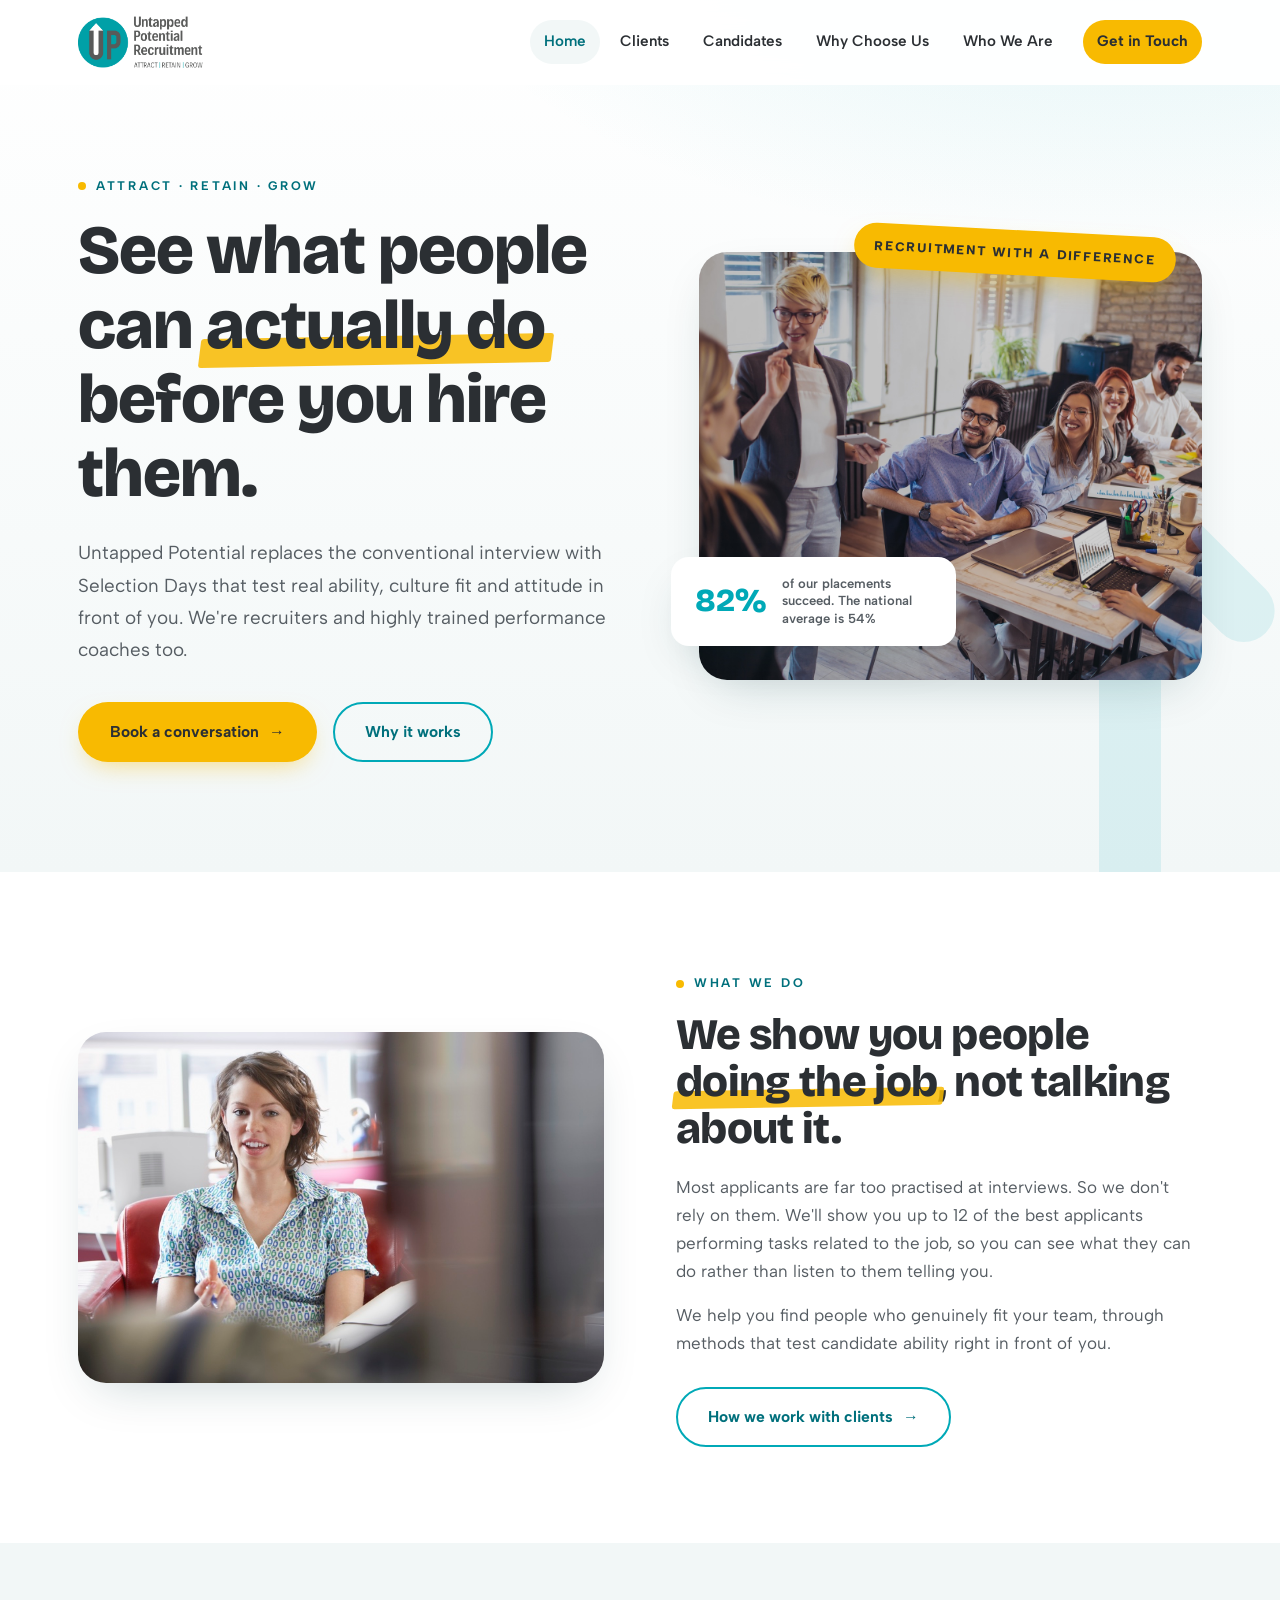
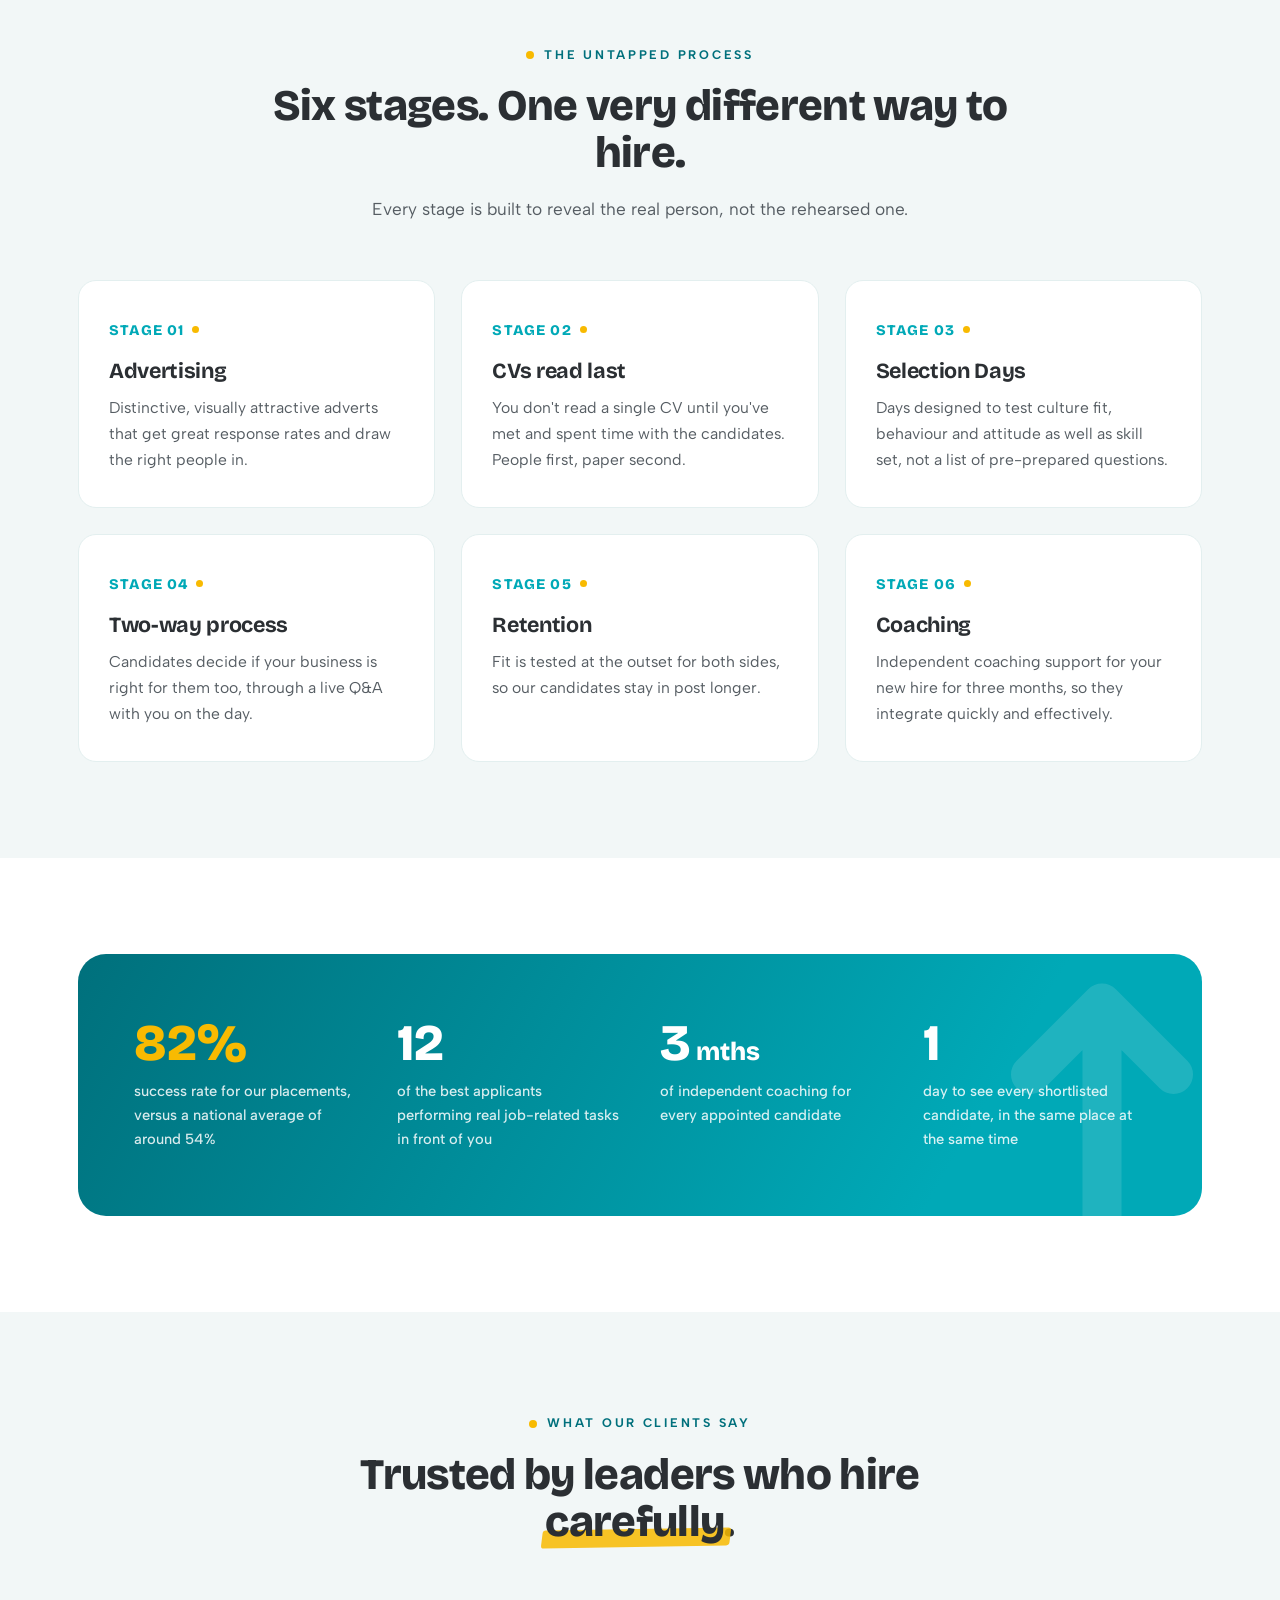
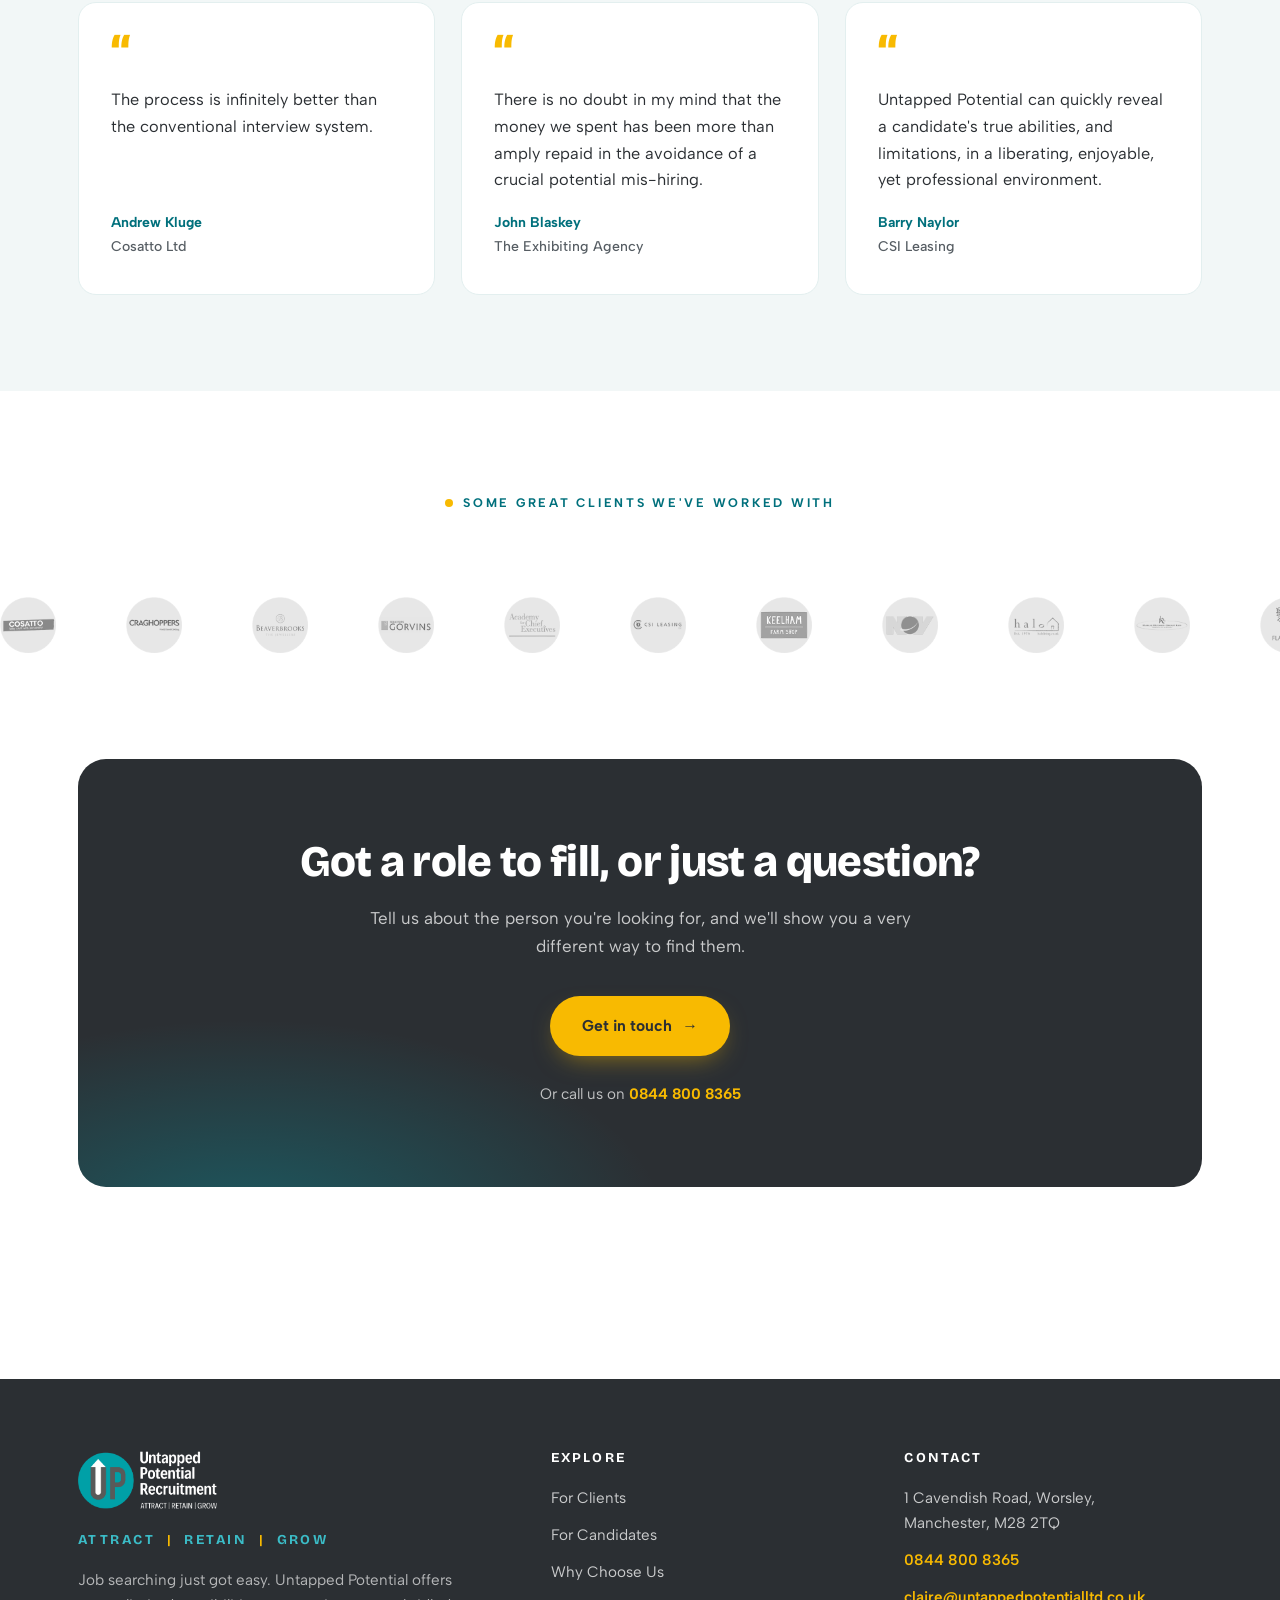
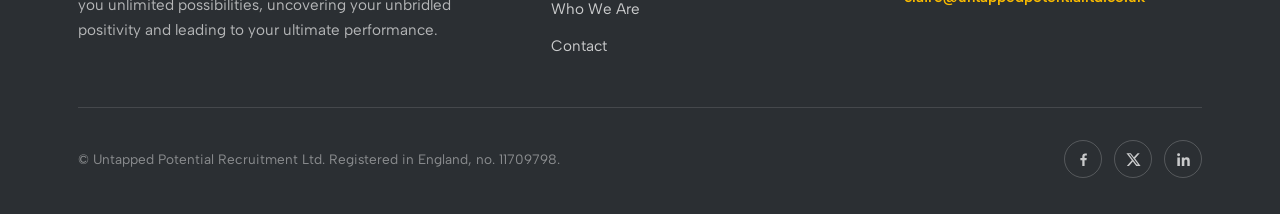
<file: index.html>
<!DOCTYPE html>
<html lang="en-GB">
<head>
<meta charset="UTF-8">
<meta name="viewport" content="width=device-width, initial-scale=1.0">
<title>Untapped Potential Recruitment | Recruitment with a Difference</title>
<meta name="description" content="Untapped Potential replaces conventional interviews with Selection Days that show you what candidates can actually do. Attract. Retain. Grow.">
<link rel="preconnect" href="https://fonts.googleapis.com">
<link rel="preconnect" href="https://fonts.gstatic.com" crossorigin>
<link href="https://fonts.googleapis.com/css2?family=Bricolage+Grotesque:wght@500;700;800&family=Albert+Sans:wght@400;500;600;700&display=swap" rel="stylesheet">
<link rel="stylesheet" href="style.css">
</head>
<body>

<header class="site-header" id="siteHeader">
  <div class="header-inner">
    <a class="logo" href="index.html"><img src="assets/logo-white-bg.png" alt="Untapped Potential Recruitment: Attract, Retain, Grow"></a>
    <nav class="nav" id="nav">
      <a href="index.html" class="active">Home</a>
      <a href="clients.html">Clients</a>
      <a href="candidates.html">Candidates</a>
      <a href="why-choose-us.html">Why Choose Us</a>
      <a href="who-we-are.html">Who We Are</a>
      <a href="contact.html" class="nav-cta">Get in Touch</a>
    </nav>
    <button class="burger" id="burger" aria-label="Open menu" aria-expanded="false" aria-controls="nav">
      <span></span><span></span><span></span>
    </button>
  </div>
</header>

<main>

  <!-- Hero -->
  <section class="hero">
    <svg class="hero-arrow" viewBox="0 0 200 300" fill="none" aria-hidden="true">
      <path d="M100 290 V80 M100 80 L45 135 M100 80 L155 135" stroke="#00a9b7" stroke-width="30" stroke-linecap="round" stroke-linejoin="round"/>
    </svg>
    <div class="wrap hero-grid">
      <div class="hero-copy">
        <span class="eyebrow">Attract &middot; Retain &middot; Grow</span>
        <h1>See what people can <span class="tap">actually do</span> before you hire them.</h1>
        <p class="lead">Untapped Potential replaces the conventional interview with Selection Days that test real ability, culture fit and attitude in front of you. We're recruiters and highly trained performance coaches too.</p>
        <div class="hero-ctas">
          <a class="btn btn-gold" href="contact.html">Book a conversation <span class="arr">&rarr;</span></a>
          <a class="btn btn-outline" href="why-choose-us.html">Why it works</a>
        </div>
      </div>
      <div class="hero-visual">
        <span class="hero-badge">Recruitment with a difference</span>
        <div class="frame"><img src="assets/banner-01.jpg" alt="Candidates working together at an Untapped Potential Selection Day"></div>
        <div class="hero-chip">
          <span class="big">82%</span>
          <span class="small">of our placements succeed. The national average is 54%</span>
        </div>
      </div>
    </div>
  </section>

  <!-- Intro -->
  <section class="section">
    <div class="wrap">
      <div class="split">
        <div class="img-frame reveal"><img src="assets/what-we-do.jpg" alt="A candidate presenting during a Selection Day exercise"></div>
        <div class="reveal d1">
          <span class="eyebrow">What we do</span>
          <h2>We show you people <span class="tap">doing the job</span>, not talking about it.</h2>
          <p>Most applicants are far too practised at interviews. So we don't rely on them. We'll show you up to 12 of the best applicants performing tasks related to the job, so you can see what they can do rather than listen to them telling you.</p>
          <p>We help you find people who genuinely fit your team, through methods that test candidate ability right in front of you.</p>
          <a class="btn btn-outline" href="clients.html">How we work with clients <span class="arr">&rarr;</span></a>
        </div>
      </div>
    </div>
  </section>

  <!-- Process steps -->
  <section class="section alt">
    <div class="wrap">
      <div class="section-head center reveal">
        <span class="eyebrow">The Untapped process</span>
        <h2>Six stages. One very different way to hire.</h2>
        <p>Every stage is built to reveal the real person, not the rehearsed one.</p>
      </div>
      <div class="steps">
        <article class="step reveal">
          <span class="num">STAGE 01</span>
          <h3>Advertising</h3>
          <p>Distinctive, visually attractive adverts that get great response rates and draw the right people in.</p>
        </article>
        <article class="step reveal d1">
          <span class="num">STAGE 02</span>
          <h3>CVs read last</h3>
          <p>You don't read a single CV until you've met and spent time with the candidates. People first, paper second.</p>
        </article>
        <article class="step reveal d2">
          <span class="num">STAGE 03</span>
          <h3>Selection Days</h3>
          <p>Days designed to test culture fit, behaviour and attitude as well as skill set, not a list of pre-prepared questions.</p>
        </article>
        <article class="step reveal">
          <span class="num">STAGE 04</span>
          <h3>Two-way process</h3>
          <p>Candidates decide if your business is right for them too, through a live Q&amp;A with you on the day.</p>
        </article>
        <article class="step reveal d1">
          <span class="num">STAGE 05</span>
          <h3>Retention</h3>
          <p>Fit is tested at the outset for both sides, so our candidates stay in post longer.</p>
        </article>
        <article class="step reveal d2">
          <span class="num">STAGE 06</span>
          <h3>Coaching</h3>
          <p>Independent coaching support for your new hire for three months, so they integrate quickly and effectively.</p>
        </article>
      </div>
    </div>
  </section>

  <!-- Stats band -->
  <section class="section">
    <div class="wrap">
      <div class="stats-band reveal">
        <svg class="band-arrow" viewBox="0 0 200 300" fill="none" aria-hidden="true">
          <path d="M100 290 V80 M100 80 L45 135 M100 80 L155 135" stroke="#ffffff" stroke-width="30" stroke-linecap="round" stroke-linejoin="round"/>
        </svg>
        <div class="stats-grid">
          <div class="stat">
            <div class="value"><em>82%</em></div>
            <div class="label">success rate for our placements, versus a national average of around 54%</div>
          </div>
          <div class="stat">
            <div class="value">12</div>
            <div class="label">of the best applicants performing real job-related tasks in front of you</div>
          </div>
          <div class="stat">
            <div class="value">3<span style="font-size:0.5em"> mths</span></div>
            <div class="label">of independent coaching for every appointed candidate</div>
          </div>
          <div class="stat">
            <div class="value">1</div>
            <div class="label">day to see every shortlisted candidate, in the same place at the same time</div>
          </div>
        </div>
      </div>
    </div>
  </section>

  <!-- Testimonials -->
  <section class="section alt">
    <div class="wrap">
      <div class="section-head center reveal">
        <span class="eyebrow">What our clients say</span>
        <h2>Trusted by leaders who hire <span class="tap">carefully</span>.</h2>
      </div>
      <div class="quotes">
        <blockquote class="quote reveal">
          <span class="mark">&ldquo;</span>
          <p>The process is infinitely better than the conventional interview system.</p>
          <cite>Andrew Kluge <span>Cosatto Ltd</span></cite>
        </blockquote>
        <blockquote class="quote reveal d1">
          <span class="mark">&ldquo;</span>
          <p>There is no doubt in my mind that the money we spent has been more than amply repaid in the avoidance of a crucial potential mis-hiring.</p>
          <cite>John Blaskey <span>The Exhibiting Agency</span></cite>
        </blockquote>
        <blockquote class="quote reveal d2">
          <span class="mark">&ldquo;</span>
          <p>Untapped Potential can quickly reveal a candidate's true abilities, and limitations, in a liberating, enjoyable, yet professional environment.</p>
          <cite>Barry Naylor <span>CSI Leasing</span></cite>
        </blockquote>
      </div>
    </div>
  </section>

  <!-- Client logos -->
  <section class="section">
    <div class="wrap">
      <div class="section-head center reveal">
        <span class="eyebrow">Some great clients we've worked with</span>
      </div>
    </div>
    <div class="logo-strip" aria-label="Client logos">
      <div class="logo-track">
        <img src="assets/client-cosatto.png" alt="Cosatto">
        <img src="assets/client-Craghoppers.png" alt="Craghoppers">
        <img src="assets/client-Beaverbrooks.png" alt="Beaverbrooks">
        <img src="assets/client-Gorvins-Solicitors.png" alt="Gorvins Solicitors">
        <img src="assets/client-Academy-for-CEOs.png" alt="Academy for Chief Executives">
        <img src="assets/client-CSI-Leasing.png" alt="CSI Leasing">
        <img src="assets/client-Keelham.png" alt="Keelham Farm Shop">
        <img src="assets/client-NOV.png" alt="NOV">
        <img src="assets/client-Halo-Living.png" alt="Halo Living">
        <img src="assets/client-Hallis-Hudson.png" alt="Hallis Hudson">
        <img src="assets/client-Flair.png" alt="Flair">
        <img src="assets/client-Acrobat.png" alt="Acrobat Carbon Services">
        <img src="assets/client-Boardmans.png" alt="Boardman Bros">
        <img src="assets/client-cosatto.png" alt="" aria-hidden="true">
        <img src="assets/client-Craghoppers.png" alt="" aria-hidden="true">
        <img src="assets/client-Beaverbrooks.png" alt="" aria-hidden="true">
        <img src="assets/client-Gorvins-Solicitors.png" alt="" aria-hidden="true">
        <img src="assets/client-Academy-for-CEOs.png" alt="" aria-hidden="true">
        <img src="assets/client-CSI-Leasing.png" alt="" aria-hidden="true">
        <img src="assets/client-Keelham.png" alt="" aria-hidden="true">
        <img src="assets/client-NOV.png" alt="" aria-hidden="true">
        <img src="assets/client-Halo-Living.png" alt="" aria-hidden="true">
        <img src="assets/client-Hallis-Hudson.png" alt="" aria-hidden="true">
        <img src="assets/client-Flair.png" alt="" aria-hidden="true">
        <img src="assets/client-Acrobat.png" alt="" aria-hidden="true">
        <img src="assets/client-Boardmans.png" alt="" aria-hidden="true">
      </div>
    </div>
  </section>

  <!-- CTA -->
  <section class="section" style="padding-top:0">
    <div class="wrap">
      <div class="cta-panel reveal">
        <h2>Got a role to fill, or just a question?</h2>
        <p>Tell us about the person you're looking for, and we'll show you a very different way to find them.</p>
        <a class="btn btn-gold" href="contact.html">Get in touch <span class="arr">&rarr;</span></a>
        <span class="phone">Or call us on <a href="tel:08448008365">0844 800 8365</a></span>
      </div>
    </div>
  </section>

</main>

<footer class="site-footer">
  <div class="wrap">
    <div class="footer-grid">
      <div>
        <a class="logo" href="index.html"><img src="assets/logo-dark-bg.png" alt="Untapped Potential Recruitment"></a>
        <div class="footer-motto">Attract <em>|</em> Retain <em>|</em> Grow</div>
        <p>Job searching just got easy. Untapped Potential offers you unlimited possibilities, uncovering your unbridled positivity and leading to your ultimate performance.</p>
      </div>
      <div>
        <h4>Explore</h4>
        <div class="footer-links">
          <a href="clients.html">For Clients</a>
          <a href="candidates.html">For Candidates</a>
          <a href="why-choose-us.html">Why Choose Us</a>
          <a href="who-we-are.html">Who We Are</a>
          <a href="contact.html">Contact</a>
        </div>
      </div>
      <div>
        <h4>Contact</h4>
        <div class="footer-contact">
          <span>1 Cavendish Road, Worsley,<br>Manchester, M28 2TQ</span>
          <a href="tel:08448008365">0844 800 8365</a>
          <a href="mailto:claire@untappedpotentialltd.co.uk">claire@untappedpotentialltd.co.uk</a>
        </div>
      </div>
    </div>
    <div class="footer-bottom">
      <span>&copy; Untapped Potential Recruitment Ltd. Registered in England, no. 11709798.</span>
      <div class="socials">
        <a href="https://facebook.com/untappedpotentialltd" aria-label="Facebook"><svg viewBox="0 0 24 24" fill="currentColor"><path d="M13.5 21v-8h2.7l.4-3.1h-3.1V7.9c0-.9.3-1.5 1.6-1.5h1.6V3.6c-.3 0-1.3-.1-2.4-.1-2.4 0-4 1.4-4 4.1v2.3H7.6V13h2.7v8h3.2z"/></svg></a>
        <a href="https://twitter.com/untappedupdates" aria-label="Twitter / X"><svg viewBox="0 0 24 24" fill="currentColor"><path d="M17.8 3h3l-6.6 7.6L22 21h-6.1l-4.8-6.3L5.6 21h-3l7.1-8.1L2 3h6.2l4.3 5.7L17.8 3zm-1.1 16.2h1.7L7.3 4.7H5.5l11.2 14.5z"/></svg></a>
        <a href="https://linkedin.com/company/untapped-potential-ltd" aria-label="LinkedIn"><svg viewBox="0 0 24 24" fill="currentColor"><path d="M6.9 21H3.3V9h3.6v12zM5.1 7.4a2.1 2.1 0 1 1 0-4.2 2.1 2.1 0 0 1 0 4.2zM21 21h-3.6v-5.9c0-1.4 0-3.2-2-3.2s-2.2 1.5-2.2 3.1V21H9.6V9h3.4v1.6h.1c.5-.9 1.7-1.9 3.4-1.9 3.6 0 4.3 2.4 4.3 5.5V21z"/></svg></a>
      </div>
    </div>
  </div>
</footer>

<script>
(function () {
  var header = document.getElementById('siteHeader');
  var onScroll = function () { header.classList.toggle('scrolled', window.scrollY > 24); };
  window.addEventListener('scroll', onScroll, { passive: true });
  onScroll();

  var burger = document.getElementById('burger');
  var nav = document.getElementById('nav');
  burger.addEventListener('click', function () {
    var open = nav.classList.toggle('open');
    burger.classList.toggle('open', open);
    burger.setAttribute('aria-expanded', open);
    burger.setAttribute('aria-label', open ? 'Close menu' : 'Open menu');
  });
  nav.addEventListener('click', function (e) {
    if (e.target.tagName === 'A') { nav.classList.remove('open'); burger.classList.remove('open'); }
  });

  var io = new IntersectionObserver(function (entries) {
    entries.forEach(function (en) {
      if (en.isIntersecting) { en.target.classList.add('in'); io.unobserve(en.target); }
    });
  }, { threshold: 0.12 });
  document.querySelectorAll('.reveal').forEach(function (el) { io.observe(el); });
})();
</script>

</body>
</html>
</file>
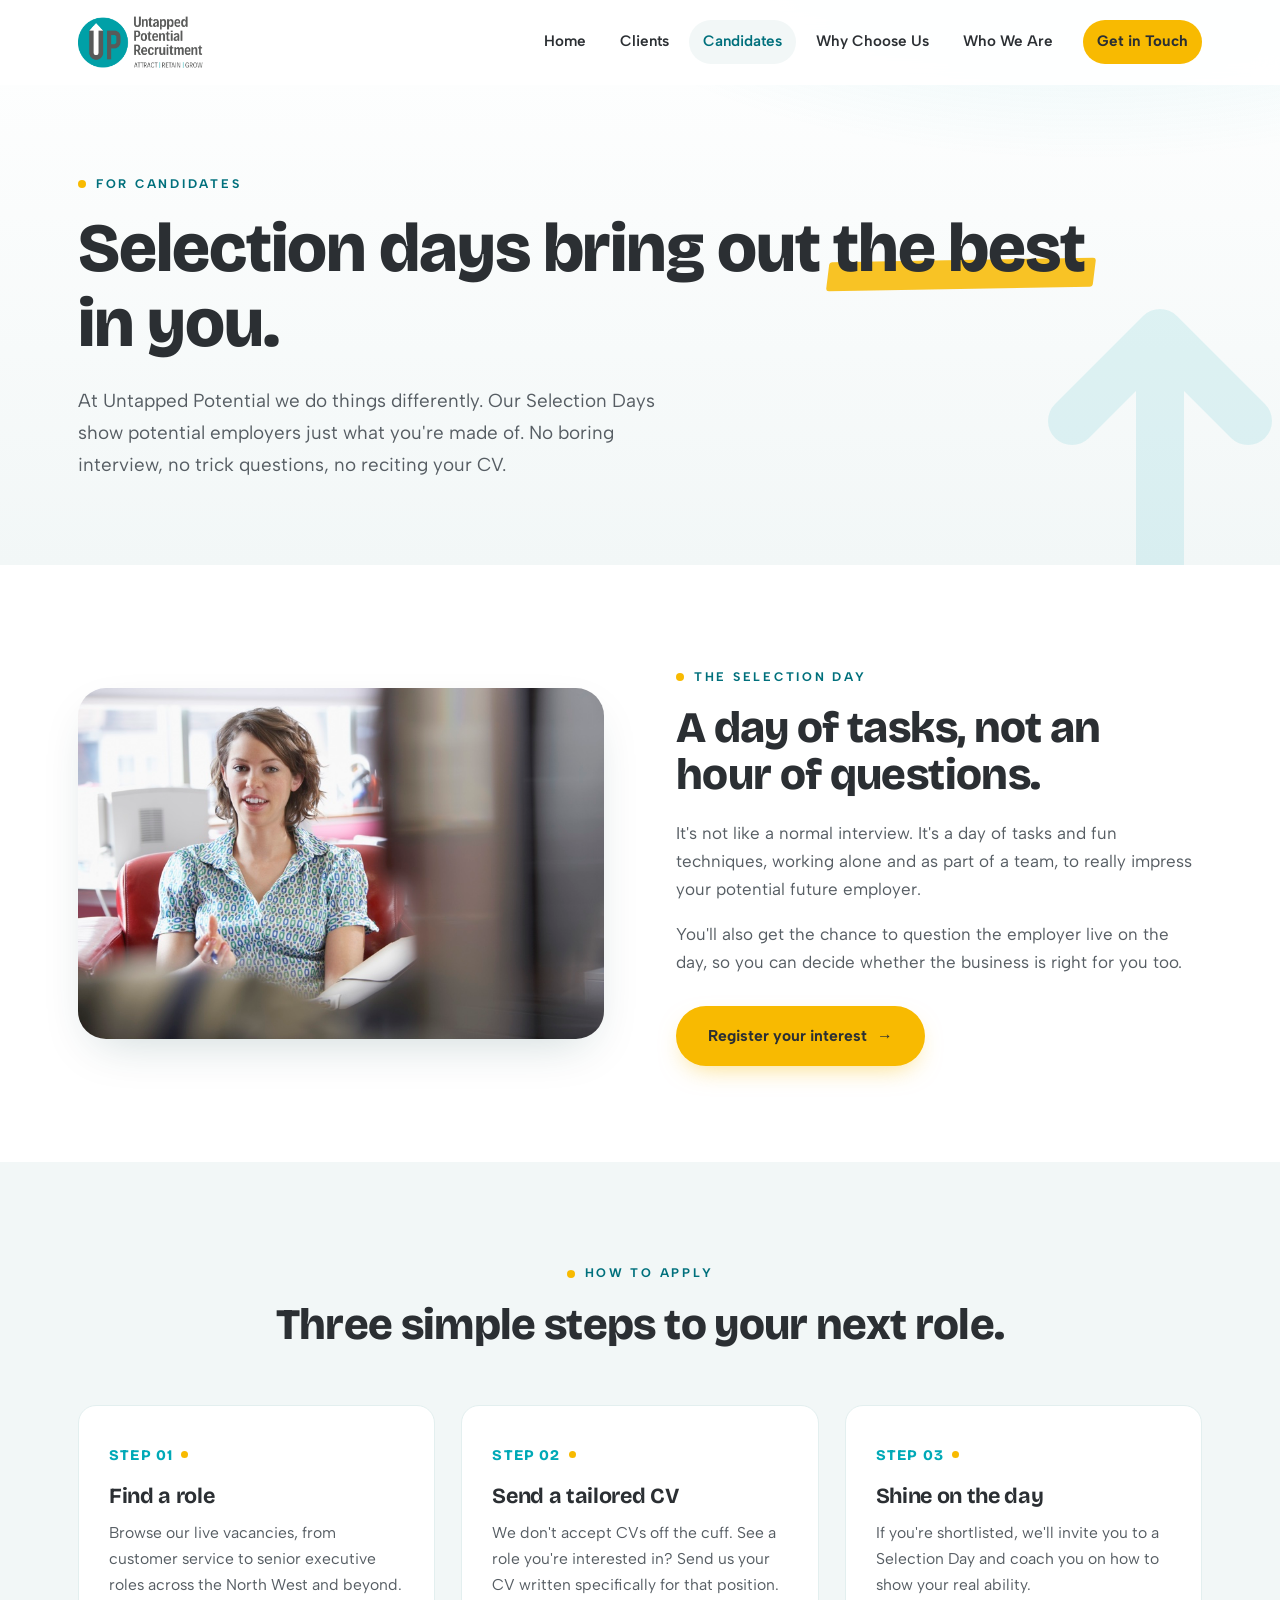
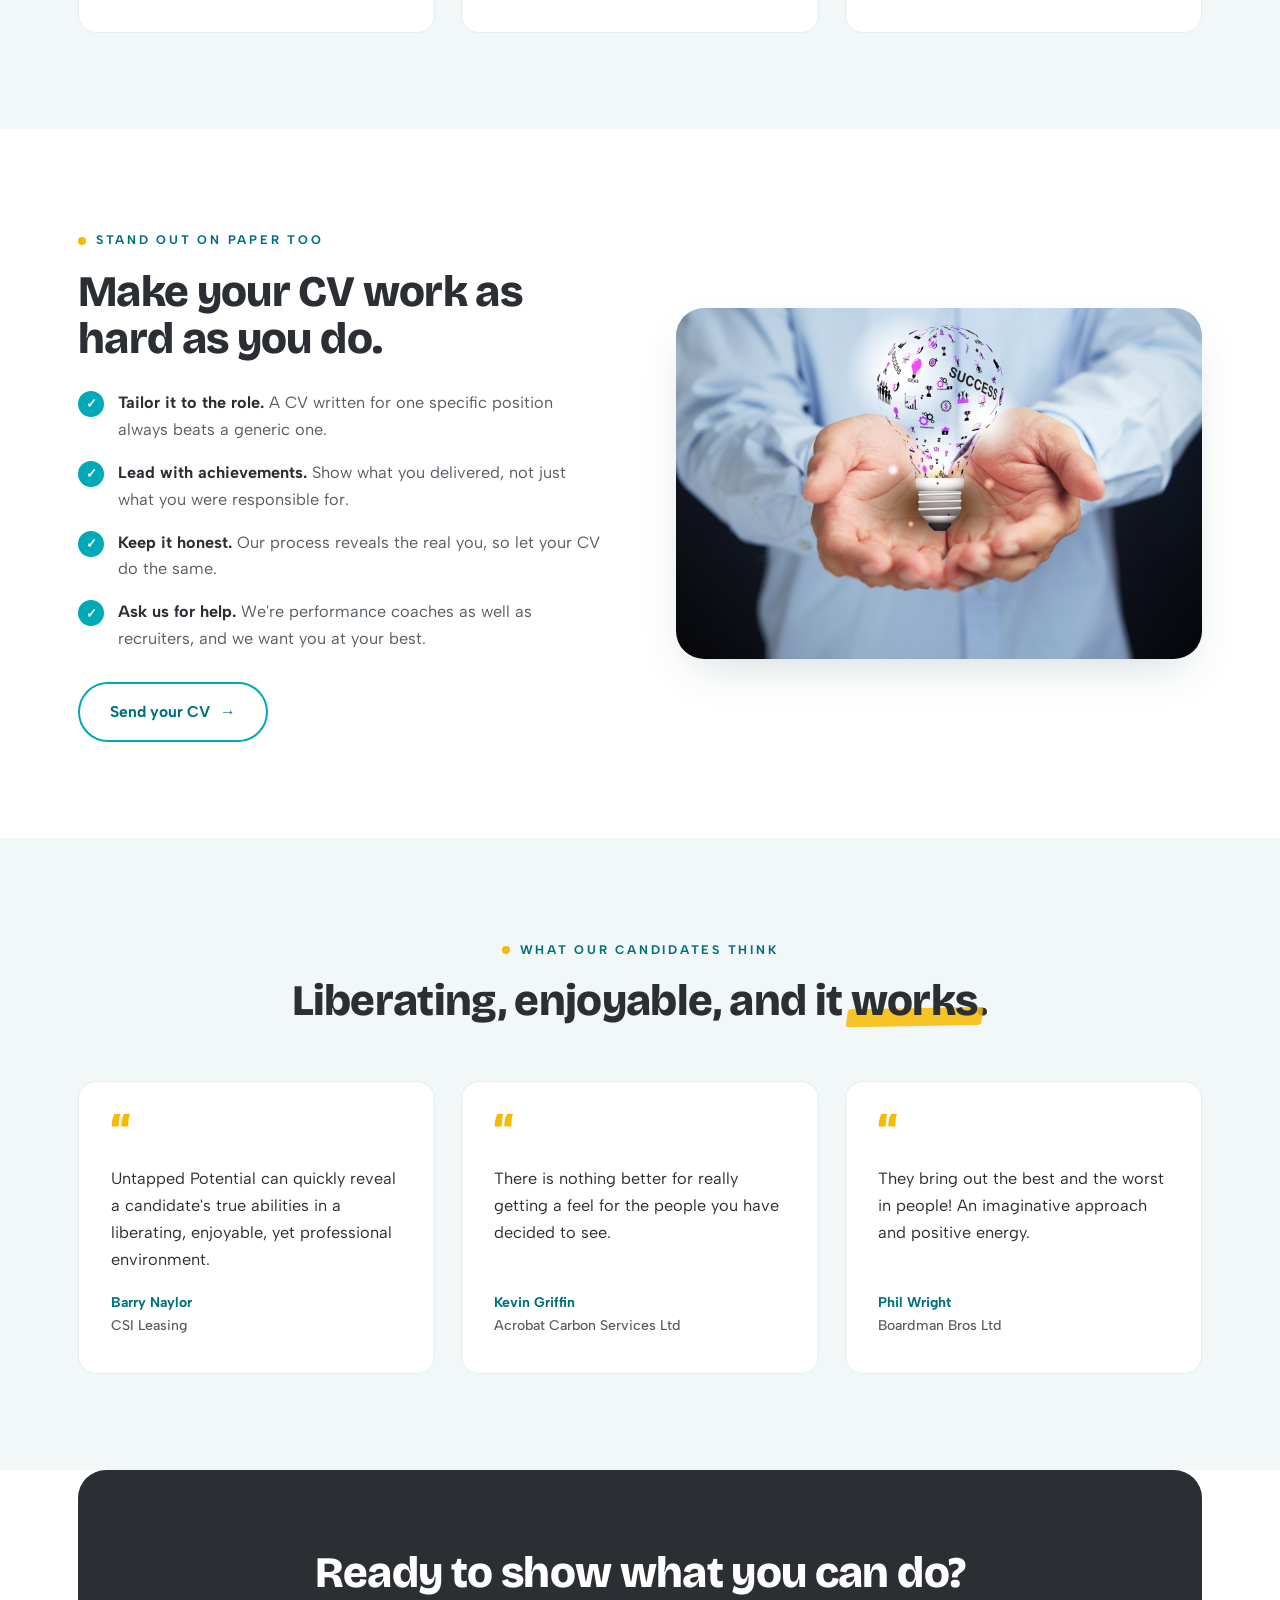
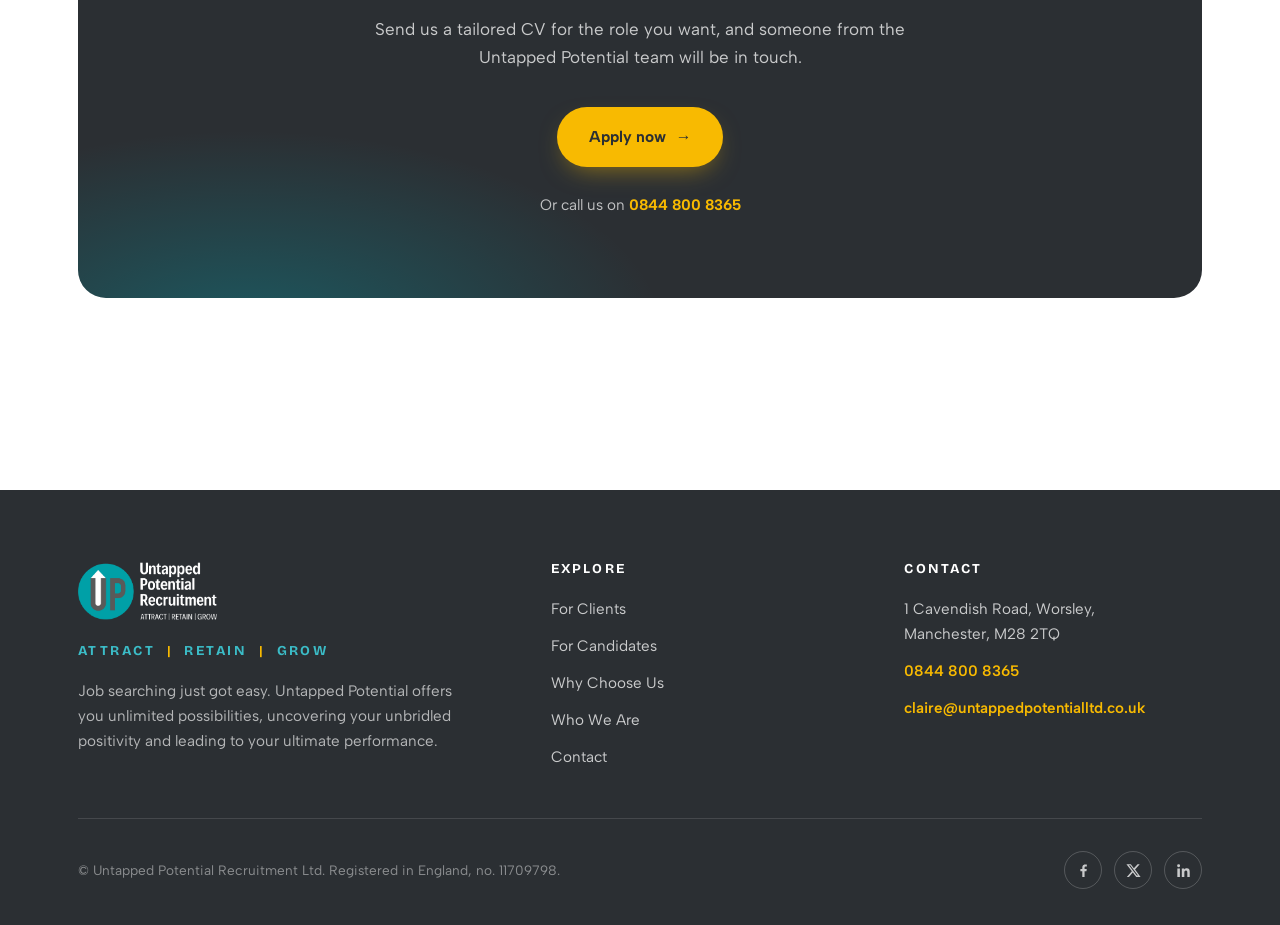
<file: candidates.html>
<!DOCTYPE html>
<html lang="en-GB">
<head>
<meta charset="UTF-8">
<meta name="viewport" content="width=device-width, initial-scale=1.0">
<title>For Candidates | Untapped Potential Recruitment</title>
<meta name="description" content="Selection Days that bring out the best in you. No boring interviews, just a day of tasks and techniques to show employers what you're made of.">
<link rel="preconnect" href="https://fonts.googleapis.com">
<link rel="preconnect" href="https://fonts.gstatic.com" crossorigin>
<link href="https://fonts.googleapis.com/css2?family=Bricolage+Grotesque:wght@500;700;800&family=Albert+Sans:wght@400;500;600;700&display=swap" rel="stylesheet">
<link rel="stylesheet" href="style.css">
</head>
<body>

<header class="site-header" id="siteHeader">
  <div class="header-inner">
    <a class="logo" href="index.html"><img src="assets/logo-white-bg.png" alt="Untapped Potential Recruitment: Attract, Retain, Grow"></a>
    <nav class="nav" id="nav">
      <a href="index.html">Home</a>
      <a href="clients.html">Clients</a>
      <a href="candidates.html" class="active">Candidates</a>
      <a href="why-choose-us.html">Why Choose Us</a>
      <a href="who-we-are.html">Who We Are</a>
      <a href="contact.html" class="nav-cta">Get in Touch</a>
    </nav>
    <button class="burger" id="burger" aria-label="Open menu" aria-expanded="false" aria-controls="nav">
      <span></span><span></span><span></span>
    </button>
  </div>
</header>

<main>

  <section class="page-hero">
    <svg class="hero-arrow" viewBox="0 0 200 300" fill="none" aria-hidden="true">
      <path d="M100 290 V80 M100 80 L45 135 M100 80 L155 135" stroke="#00a9b7" stroke-width="30" stroke-linecap="round" stroke-linejoin="round"/>
    </svg>
    <div class="wrap">
      <span class="eyebrow">For candidates</span>
      <h1>Selection days bring out <span class="tap">the best</span> in you.</h1>
      <p class="lead">At Untapped Potential we do things differently. Our Selection Days show potential employers just what you're made of. No boring interview, no trick questions, no reciting your CV.</p>
    </div>
  </section>

  <section class="section">
    <div class="wrap">
      <div class="split">
        <div class="img-frame reveal"><img src="assets/what-we-do.jpg" alt="A candidate presenting during a Selection Day exercise"></div>
        <div class="reveal d1">
          <span class="eyebrow">The Selection Day</span>
          <h2>A day of tasks, not an hour of questions.</h2>
          <p>It's not like a normal interview. It's a day of tasks and fun techniques, working alone and as part of a team, to really impress your potential future employer.</p>
          <p>You'll also get the chance to question the employer live on the day, so you can decide whether the business is right for you too.</p>
          <a class="btn btn-gold" href="contact.html">Register your interest <span class="arr">&rarr;</span></a>
        </div>
      </div>
    </div>
  </section>

  <section class="section alt">
    <div class="wrap">
      <div class="section-head center reveal">
        <span class="eyebrow">How to apply</span>
        <h2>Three simple steps to your next role.</h2>
      </div>
      <div class="steps">
        <article class="step reveal">
          <span class="num">STEP 01</span>
          <h3>Find a role</h3>
          <p>Browse our live vacancies, from customer service to senior executive roles across the North West and beyond.</p>
        </article>
        <article class="step reveal d1">
          <span class="num">STEP 02</span>
          <h3>Send a tailored CV</h3>
          <p>We don't accept CVs off the cuff. See a role you're interested in? Send us your CV written specifically for that position.</p>
        </article>
        <article class="step reveal d2">
          <span class="num">STEP 03</span>
          <h3>Shine on the day</h3>
          <p>If you're shortlisted, we'll invite you to a Selection Day and coach you on how to show your real ability.</p>
        </article>
      </div>
    </div>
  </section>

  <section class="section">
    <div class="wrap">
      <div class="split flip">
        <div class="reveal">
          <span class="eyebrow">Stand out on paper too</span>
          <h2>Make your CV work as hard as you do.</h2>
          <ul class="arrow-list">
            <li><span class="tick">&#10003;</span><p><strong>Tailor it to the role.</strong> A CV written for one specific position always beats a generic one.</p></li>
            <li><span class="tick">&#10003;</span><p><strong>Lead with achievements.</strong> Show what you delivered, not just what you were responsible for.</p></li>
            <li><span class="tick">&#10003;</span><p><strong>Keep it honest.</strong> Our process reveals the real you, so let your CV do the same.</p></li>
            <li><span class="tick">&#10003;</span><p><strong>Ask us for help.</strong> We're performance coaches as well as recruiters, and we want you at your best.</p></li>
          </ul>
          <a class="btn btn-outline" href="mailto:applications@untappedpotentialltd.co.uk">Send your CV <span class="arr">&rarr;</span></a>
        </div>
        <div class="img-frame reveal d1"><img src="assets/recruitment-success.jpg" alt="A successful candidate celebrating a new role"></div>
      </div>
    </div>
  </section>

  <section class="section alt">
    <div class="wrap">
      <div class="section-head center reveal">
        <span class="eyebrow">What our candidates think</span>
        <h2>Liberating, enjoyable, and it <span class="tap">works</span>.</h2>
      </div>
      <div class="quotes">
        <blockquote class="quote reveal">
          <span class="mark">&ldquo;</span>
          <p>Untapped Potential can quickly reveal a candidate's true abilities in a liberating, enjoyable, yet professional environment.</p>
          <cite>Barry Naylor <span>CSI Leasing</span></cite>
        </blockquote>
        <blockquote class="quote reveal d1">
          <span class="mark">&ldquo;</span>
          <p>There is nothing better for really getting a feel for the people you have decided to see.</p>
          <cite>Kevin Griffin <span>Acrobat Carbon Services Ltd</span></cite>
        </blockquote>
        <blockquote class="quote reveal d2">
          <span class="mark">&ldquo;</span>
          <p>They bring out the best and the worst in people! An imaginative approach and positive energy.</p>
          <cite>Phil Wright <span>Boardman Bros Ltd</span></cite>
        </blockquote>
      </div>
    </div>
  </section>

  <section class="section" style="padding-top:0">
    <div class="wrap">
      <div class="cta-panel reveal">
        <h2>Ready to show what you can do?</h2>
        <p>Send us a tailored CV for the role you want, and someone from the Untapped Potential team will be in touch.</p>
        <a class="btn btn-gold" href="mailto:applications@untappedpotentialltd.co.uk">Apply now <span class="arr">&rarr;</span></a>
        <span class="phone">Or call us on <a href="tel:08448008365">0844 800 8365</a></span>
      </div>
    </div>
  </section>

</main>

<footer class="site-footer">
  <div class="wrap">
    <div class="footer-grid">
      <div>
        <a class="logo" href="index.html"><img src="assets/logo-dark-bg.png" alt="Untapped Potential Recruitment"></a>
        <div class="footer-motto">Attract <em>|</em> Retain <em>|</em> Grow</div>
        <p>Job searching just got easy. Untapped Potential offers you unlimited possibilities, uncovering your unbridled positivity and leading to your ultimate performance.</p>
      </div>
      <div>
        <h4>Explore</h4>
        <div class="footer-links">
          <a href="clients.html">For Clients</a>
          <a href="candidates.html">For Candidates</a>
          <a href="why-choose-us.html">Why Choose Us</a>
          <a href="who-we-are.html">Who We Are</a>
          <a href="contact.html">Contact</a>
        </div>
      </div>
      <div>
        <h4>Contact</h4>
        <div class="footer-contact">
          <span>1 Cavendish Road, Worsley,<br>Manchester, M28 2TQ</span>
          <a href="tel:08448008365">0844 800 8365</a>
          <a href="mailto:claire@untappedpotentialltd.co.uk">claire@untappedpotentialltd.co.uk</a>
        </div>
      </div>
    </div>
    <div class="footer-bottom">
      <span>&copy; Untapped Potential Recruitment Ltd. Registered in England, no. 11709798.</span>
      <div class="socials">
        <a href="https://facebook.com/untappedpotentialltd" aria-label="Facebook"><svg viewBox="0 0 24 24" fill="currentColor"><path d="M13.5 21v-8h2.7l.4-3.1h-3.1V7.9c0-.9.3-1.5 1.6-1.5h1.6V3.6c-.3 0-1.3-.1-2.4-.1-2.4 0-4 1.4-4 4.1v2.3H7.6V13h2.7v8h3.2z"/></svg></a>
        <a href="https://twitter.com/untappedupdates" aria-label="Twitter / X"><svg viewBox="0 0 24 24" fill="currentColor"><path d="M17.8 3h3l-6.6 7.6L22 21h-6.1l-4.8-6.3L5.6 21h-3l7.1-8.1L2 3h6.2l4.3 5.7L17.8 3zm-1.1 16.2h1.7L7.3 4.7H5.5l11.2 14.5z"/></svg></a>
        <a href="https://linkedin.com/company/untapped-potential-ltd" aria-label="LinkedIn"><svg viewBox="0 0 24 24" fill="currentColor"><path d="M6.9 21H3.3V9h3.6v12zM5.1 7.4a2.1 2.1 0 1 1 0-4.2 2.1 2.1 0 0 1 0 4.2zM21 21h-3.6v-5.9c0-1.4 0-3.2-2-3.2s-2.2 1.5-2.2 3.1V21H9.6V9h3.4v1.6h.1c.5-.9 1.7-1.9 3.4-1.9 3.6 0 4.3 2.4 4.3 5.5V21z"/></svg></a>
      </div>
    </div>
  </div>
</footer>

<script>
(function () {
  var header = document.getElementById('siteHeader');
  var onScroll = function () { header.classList.toggle('scrolled', window.scrollY > 24); };
  window.addEventListener('scroll', onScroll, { passive: true });
  onScroll();

  var burger = document.getElementById('burger');
  var nav = document.getElementById('nav');
  burger.addEventListener('click', function () {
    var open = nav.classList.toggle('open');
    burger.classList.toggle('open', open);
    burger.setAttribute('aria-expanded', open);
    burger.setAttribute('aria-label', open ? 'Close menu' : 'Open menu');
  });
  nav.addEventListener('click', function (e) {
    if (e.target.tagName === 'A') { nav.classList.remove('open'); burger.classList.remove('open'); }
  });

  var io = new IntersectionObserver(function (entries) {
    entries.forEach(function (en) {
      if (en.isIntersecting) { en.target.classList.add('in'); io.unobserve(en.target); }
    });
  }, { threshold: 0.12 });
  document.querySelectorAll('.reveal').forEach(function (el) { io.observe(el); });
})();
</script>

</body>
</html>
</file>
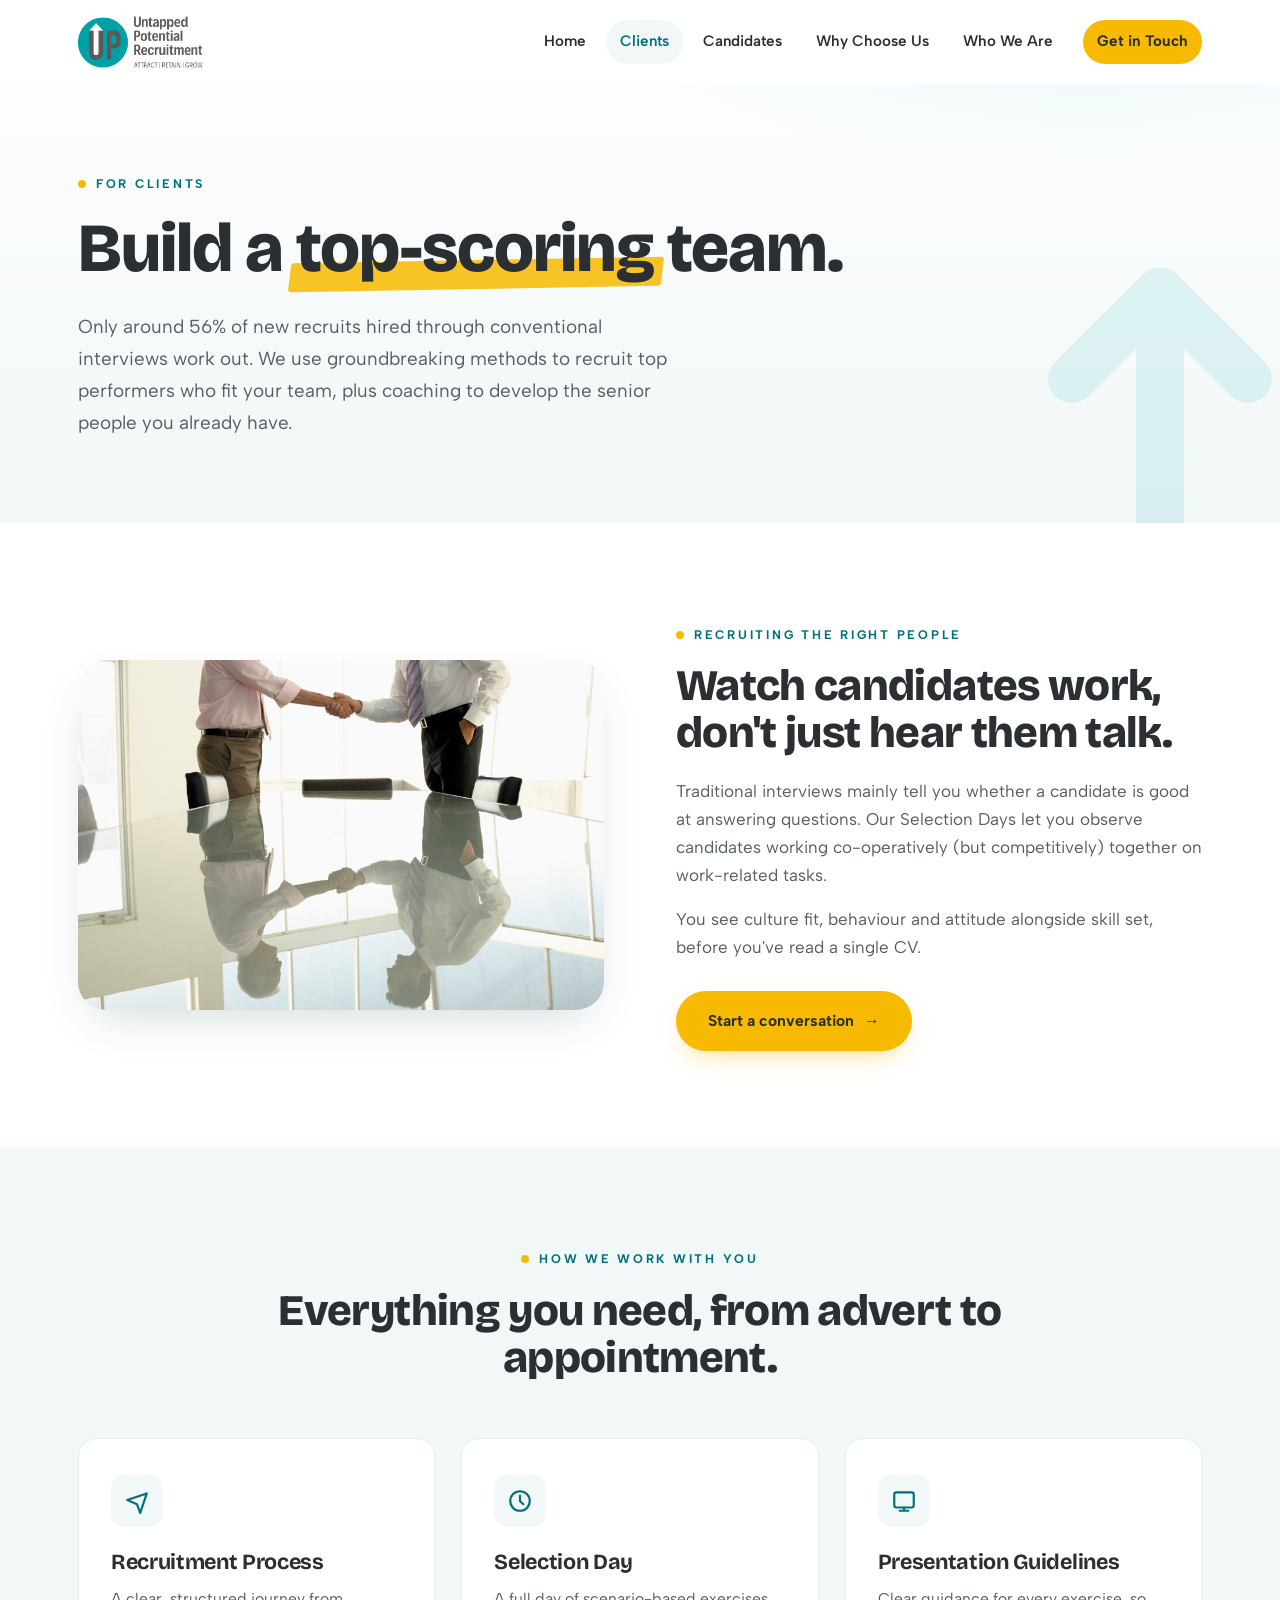
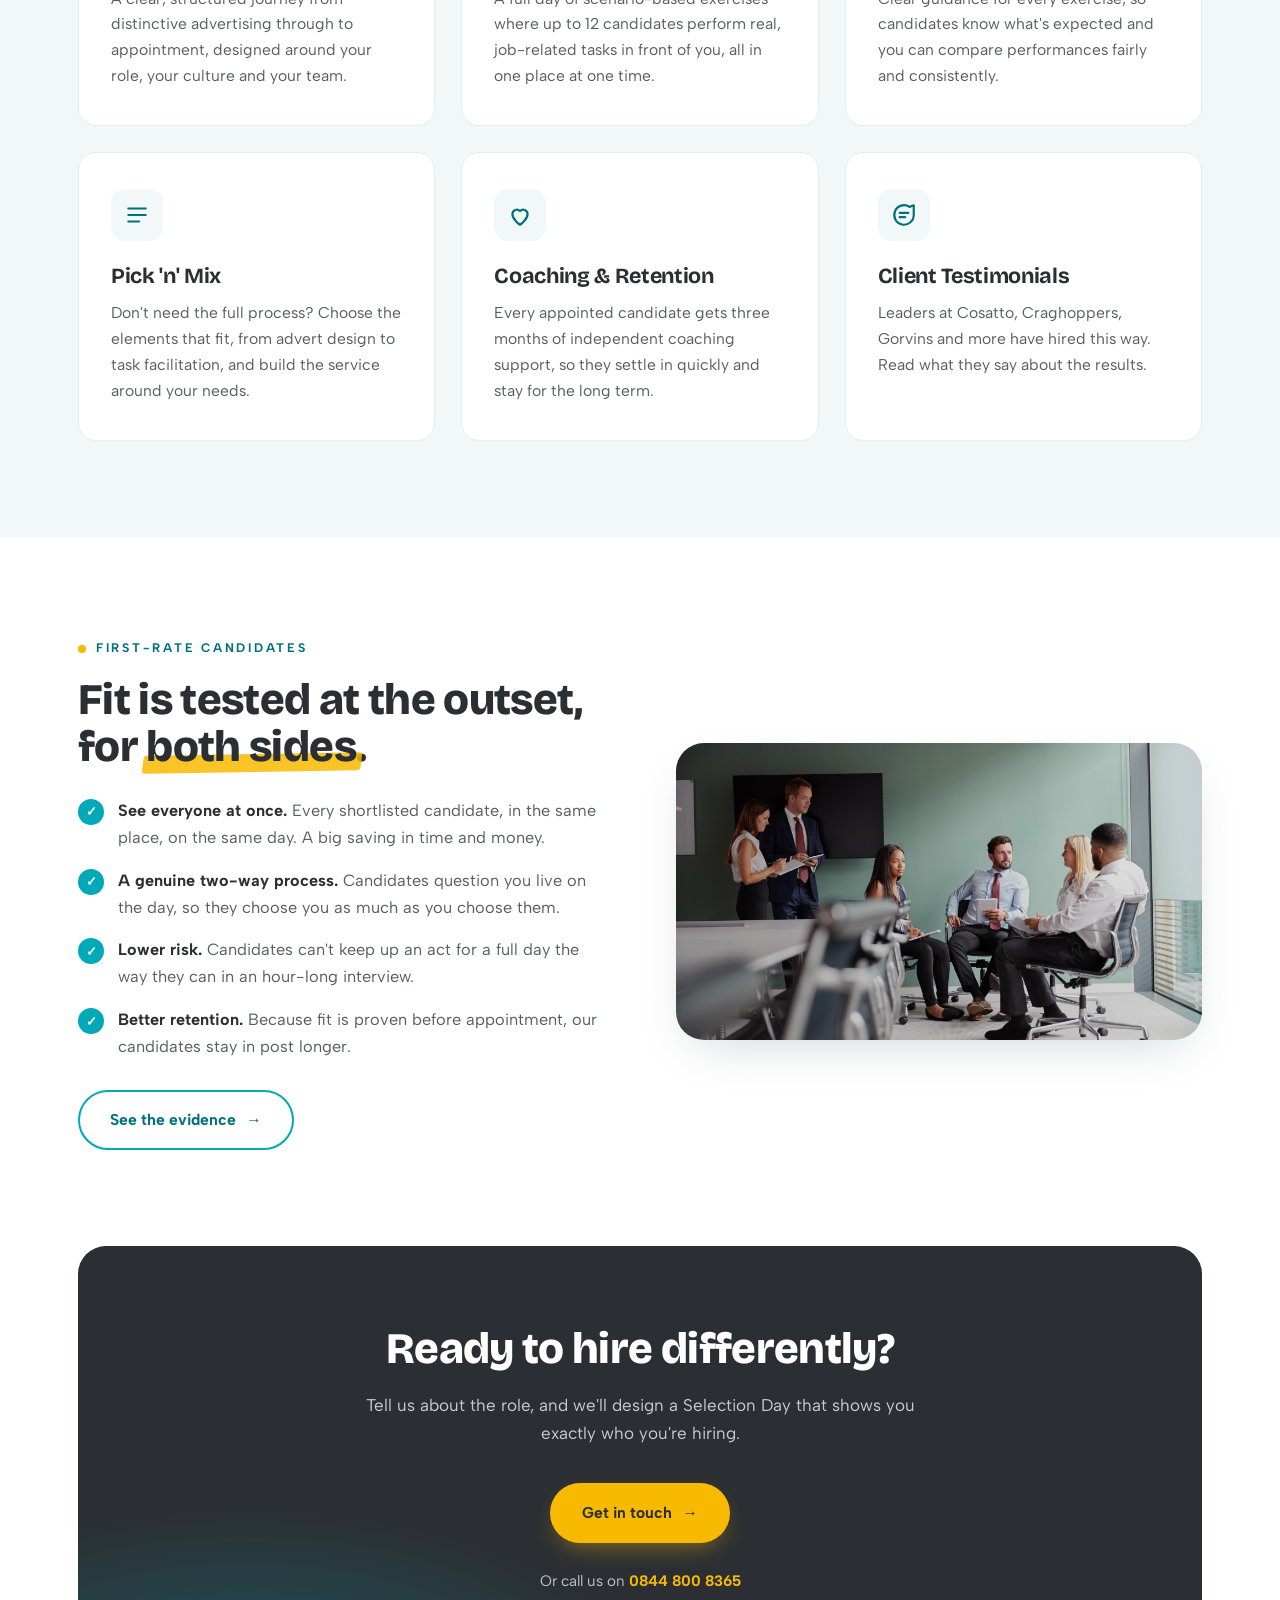
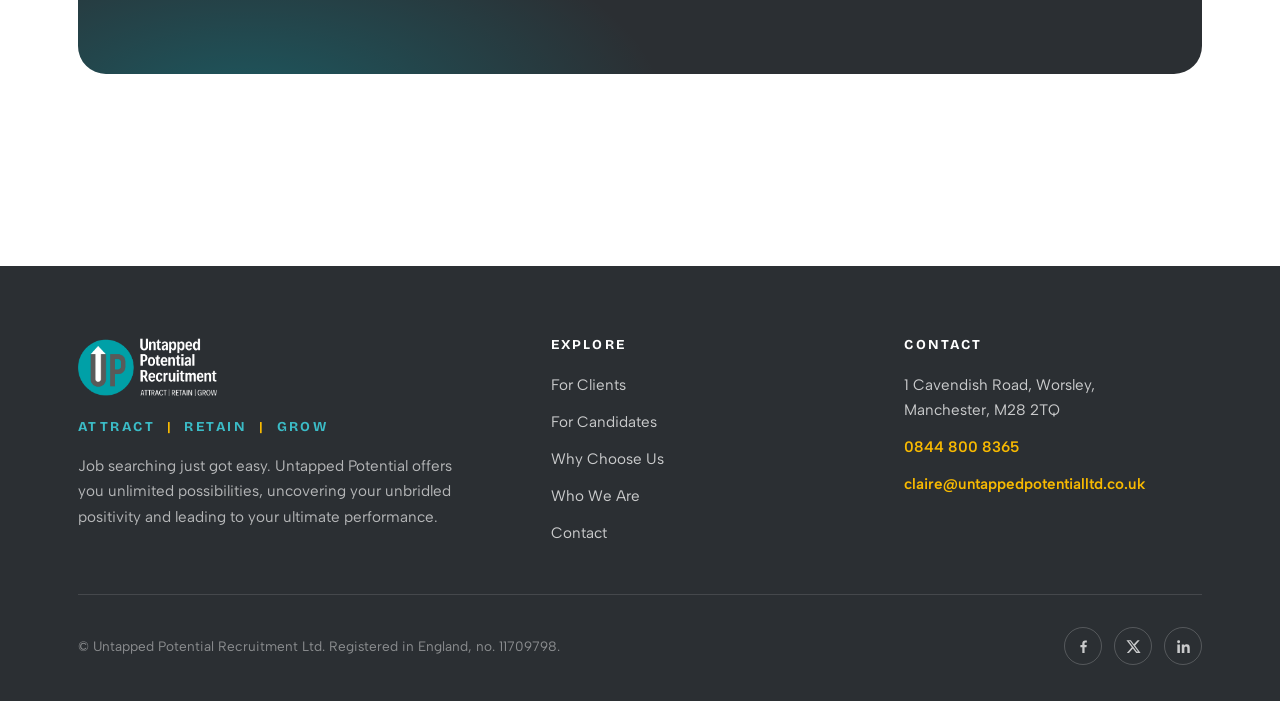
<file: clients.html>
<!DOCTYPE html>
<html lang="en-GB">
<head>
<meta charset="UTF-8">
<meta name="viewport" content="width=device-width, initial-scale=1.0">
<title>For Clients | Untapped Potential Recruitment</title>
<meta name="description" content="Groundbreaking recruitment for employers. See candidates working co-operatively on real tasks before you read a single CV.">
<link rel="preconnect" href="https://fonts.googleapis.com">
<link rel="preconnect" href="https://fonts.gstatic.com" crossorigin>
<link href="https://fonts.googleapis.com/css2?family=Bricolage+Grotesque:wght@500;700;800&family=Albert+Sans:wght@400;500;600;700&display=swap" rel="stylesheet">
<link rel="stylesheet" href="style.css">
</head>
<body>

<header class="site-header" id="siteHeader">
  <div class="header-inner">
    <a class="logo" href="index.html"><img src="assets/logo-white-bg.png" alt="Untapped Potential Recruitment: Attract, Retain, Grow"></a>
    <nav class="nav" id="nav">
      <a href="index.html">Home</a>
      <a href="clients.html" class="active">Clients</a>
      <a href="candidates.html">Candidates</a>
      <a href="why-choose-us.html">Why Choose Us</a>
      <a href="who-we-are.html">Who We Are</a>
      <a href="contact.html" class="nav-cta">Get in Touch</a>
    </nav>
    <button class="burger" id="burger" aria-label="Open menu" aria-expanded="false" aria-controls="nav">
      <span></span><span></span><span></span>
    </button>
  </div>
</header>

<main>

  <section class="page-hero">
    <svg class="hero-arrow" viewBox="0 0 200 300" fill="none" aria-hidden="true">
      <path d="M100 290 V80 M100 80 L45 135 M100 80 L155 135" stroke="#00a9b7" stroke-width="30" stroke-linecap="round" stroke-linejoin="round"/>
    </svg>
    <div class="wrap">
      <span class="eyebrow">For clients</span>
      <h1>Build a <span class="tap">top-scoring</span> team.</h1>
      <p class="lead">Only around 56% of new recruits hired through conventional interviews work out. We use groundbreaking methods to recruit top performers who fit your team, plus coaching to develop the senior people you already have.</p>
    </div>
  </section>

  <section class="section">
    <div class="wrap">
      <div class="split">
        <div class="img-frame reveal"><img src="assets/hand-shake.jpg" alt="A client and candidate shaking hands after a successful Selection Day"></div>
        <div class="reveal d1">
          <span class="eyebrow">Recruiting the right people</span>
          <h2>Watch candidates work, don't just hear them talk.</h2>
          <p>Traditional interviews mainly tell you whether a candidate is good at answering questions. Our Selection Days let you observe candidates working co-operatively (but competitively) together on work-related tasks.</p>
          <p>You see culture fit, behaviour and attitude alongside skill set, before you've read a single CV.</p>
          <a class="btn btn-gold" href="contact.html">Start a conversation <span class="arr">&rarr;</span></a>
        </div>
      </div>
    </div>
  </section>

  <section class="section alt">
    <div class="wrap">
      <div class="section-head center reveal">
        <span class="eyebrow">How we work with you</span>
        <h2>Everything you need, from advert to appointment.</h2>
      </div>
      <div class="cards">
        <article class="card reveal">
          <span class="icon"><svg viewBox="0 0 24 24" fill="none" stroke="currentColor" stroke-width="2" stroke-linecap="round" stroke-linejoin="round"><path d="M3 11l18-6-6 18-3-8-9-4z"/></svg></span>
          <h3>Recruitment Process</h3>
          <p>A clear, structured journey from distinctive advertising through to appointment, designed around your role, your culture and your team.</p>
        </article>
        <article class="card reveal d1">
          <span class="icon"><svg viewBox="0 0 24 24" fill="none" stroke="currentColor" stroke-width="2" stroke-linecap="round" stroke-linejoin="round"><circle cx="12" cy="12" r="9"/><path d="M12 7v5l3 3"/></svg></span>
          <h3>Selection Day</h3>
          <p>A full day of scenario-based exercises where up to 12 candidates perform real, job-related tasks in front of you, all in one place at one time.</p>
        </article>
        <article class="card reveal d2">
          <span class="icon"><svg viewBox="0 0 24 24" fill="none" stroke="currentColor" stroke-width="2" stroke-linecap="round" stroke-linejoin="round"><rect x="3" y="4" width="18" height="14" rx="2"/><path d="M8 21h8M12 18v3"/></svg></span>
          <h3>Presentation Guidelines</h3>
          <p>Clear guidance for every exercise, so candidates know what's expected and you can compare performances fairly and consistently.</p>
        </article>
        <article class="card reveal">
          <span class="icon"><svg viewBox="0 0 24 24" fill="none" stroke="currentColor" stroke-width="2" stroke-linecap="round" stroke-linejoin="round"><path d="M4 6h16M4 12h16M4 18h10"/></svg></span>
          <h3>Pick 'n' Mix</h3>
          <p>Don't need the full process? Choose the elements that fit, from advert design to task facilitation, and build the service around your needs.</p>
        </article>
        <article class="card reveal d1">
          <span class="icon"><svg viewBox="0 0 24 24" fill="none" stroke="currentColor" stroke-width="2" stroke-linecap="round" stroke-linejoin="round"><path d="M12 21s-7-4.6-7-10a4 4 0 0 1 7-2.6A4 4 0 0 1 19 11c0 5.4-7 10-7 10z"/></svg></span>
          <h3>Coaching &amp; Retention</h3>
          <p>Every appointed candidate gets three months of independent coaching support, so they settle in quickly and stay for the long term.</p>
        </article>
        <article class="card reveal d2">
          <span class="icon"><svg viewBox="0 0 24 24" fill="none" stroke="currentColor" stroke-width="2" stroke-linecap="round" stroke-linejoin="round"><path d="M8 10h8M8 14h5M21 12a9 9 0 1 1-4-7.5L21 3v9z"/></svg></span>
          <h3>Client Testimonials</h3>
          <p>Leaders at Cosatto, Craghoppers, Gorvins and more have hired this way. Read what they say about the results.</p>
        </article>
      </div>
    </div>
  </section>

  <section class="section">
    <div class="wrap">
      <div class="split flip">
        <div class="reveal">
          <span class="eyebrow">First-rate candidates</span>
          <h2>Fit is tested at the outset, for <span class="tap">both sides</span>.</h2>
          <ul class="arrow-list">
            <li><span class="tick">&#10003;</span><p><strong>See everyone at once.</strong> Every shortlisted candidate, in the same place, on the same day. A big saving in time and money.</p></li>
            <li><span class="tick">&#10003;</span><p><strong>A genuine two-way process.</strong> Candidates question you live on the day, so they choose you as much as you choose them.</p></li>
            <li><span class="tick">&#10003;</span><p><strong>Lower risk.</strong> Candidates can't keep up an act for a full day the way they can in an hour-long interview.</p></li>
            <li><span class="tick">&#10003;</span><p><strong>Better retention.</strong> Because fit is proven before appointment, our candidates stay in post longer.</p></li>
          </ul>
          <a class="btn btn-outline" href="why-choose-us.html">See the evidence <span class="arr">&rarr;</span></a>
        </div>
        <div class="img-frame reveal d1"><img src="assets/banner-03.jpg" alt="Candidates collaborating on a group exercise"></div>
      </div>
    </div>
  </section>

  <section class="section" style="padding-top:0">
    <div class="wrap">
      <div class="cta-panel reveal">
        <h2>Ready to hire differently?</h2>
        <p>Tell us about the role, and we'll design a Selection Day that shows you exactly who you're hiring.</p>
        <a class="btn btn-gold" href="contact.html">Get in touch <span class="arr">&rarr;</span></a>
        <span class="phone">Or call us on <a href="tel:08448008365">0844 800 8365</a></span>
      </div>
    </div>
  </section>

</main>

<footer class="site-footer">
  <div class="wrap">
    <div class="footer-grid">
      <div>
        <a class="logo" href="index.html"><img src="assets/logo-dark-bg.png" alt="Untapped Potential Recruitment"></a>
        <div class="footer-motto">Attract <em>|</em> Retain <em>|</em> Grow</div>
        <p>Job searching just got easy. Untapped Potential offers you unlimited possibilities, uncovering your unbridled positivity and leading to your ultimate performance.</p>
      </div>
      <div>
        <h4>Explore</h4>
        <div class="footer-links">
          <a href="clients.html">For Clients</a>
          <a href="candidates.html">For Candidates</a>
          <a href="why-choose-us.html">Why Choose Us</a>
          <a href="who-we-are.html">Who We Are</a>
          <a href="contact.html">Contact</a>
        </div>
      </div>
      <div>
        <h4>Contact</h4>
        <div class="footer-contact">
          <span>1 Cavendish Road, Worsley,<br>Manchester, M28 2TQ</span>
          <a href="tel:08448008365">0844 800 8365</a>
          <a href="mailto:claire@untappedpotentialltd.co.uk">claire@untappedpotentialltd.co.uk</a>
        </div>
      </div>
    </div>
    <div class="footer-bottom">
      <span>&copy; Untapped Potential Recruitment Ltd. Registered in England, no. 11709798.</span>
      <div class="socials">
        <a href="https://facebook.com/untappedpotentialltd" aria-label="Facebook"><svg viewBox="0 0 24 24" fill="currentColor"><path d="M13.5 21v-8h2.7l.4-3.1h-3.1V7.9c0-.9.3-1.5 1.6-1.5h1.6V3.6c-.3 0-1.3-.1-2.4-.1-2.4 0-4 1.4-4 4.1v2.3H7.6V13h2.7v8h3.2z"/></svg></a>
        <a href="https://twitter.com/untappedupdates" aria-label="Twitter / X"><svg viewBox="0 0 24 24" fill="currentColor"><path d="M17.8 3h3l-6.6 7.6L22 21h-6.1l-4.8-6.3L5.6 21h-3l7.1-8.1L2 3h6.2l4.3 5.7L17.8 3zm-1.1 16.2h1.7L7.3 4.7H5.5l11.2 14.5z"/></svg></a>
        <a href="https://linkedin.com/company/untapped-potential-ltd" aria-label="LinkedIn"><svg viewBox="0 0 24 24" fill="currentColor"><path d="M6.9 21H3.3V9h3.6v12zM5.1 7.4a2.1 2.1 0 1 1 0-4.2 2.1 2.1 0 0 1 0 4.2zM21 21h-3.6v-5.9c0-1.4 0-3.2-2-3.2s-2.2 1.5-2.2 3.1V21H9.6V9h3.4v1.6h.1c.5-.9 1.7-1.9 3.4-1.9 3.6 0 4.3 2.4 4.3 5.5V21z"/></svg></a>
      </div>
    </div>
  </div>
</footer>

<script>
(function () {
  var header = document.getElementById('siteHeader');
  var onScroll = function () { header.classList.toggle('scrolled', window.scrollY > 24); };
  window.addEventListener('scroll', onScroll, { passive: true });
  onScroll();

  var burger = document.getElementById('burger');
  var nav = document.getElementById('nav');
  burger.addEventListener('click', function () {
    var open = nav.classList.toggle('open');
    burger.classList.toggle('open', open);
    burger.setAttribute('aria-expanded', open);
    burger.setAttribute('aria-label', open ? 'Close menu' : 'Open menu');
  });
  nav.addEventListener('click', function (e) {
    if (e.target.tagName === 'A') { nav.classList.remove('open'); burger.classList.remove('open'); }
  });

  var io = new IntersectionObserver(function (entries) {
    entries.forEach(function (en) {
      if (en.isIntersecting) { en.target.classList.add('in'); io.unobserve(en.target); }
    });
  }, { threshold: 0.12 });
  document.querySelectorAll('.reveal').forEach(function (el) { io.observe(el); });
})();
</script>

</body>
</html>
</file>
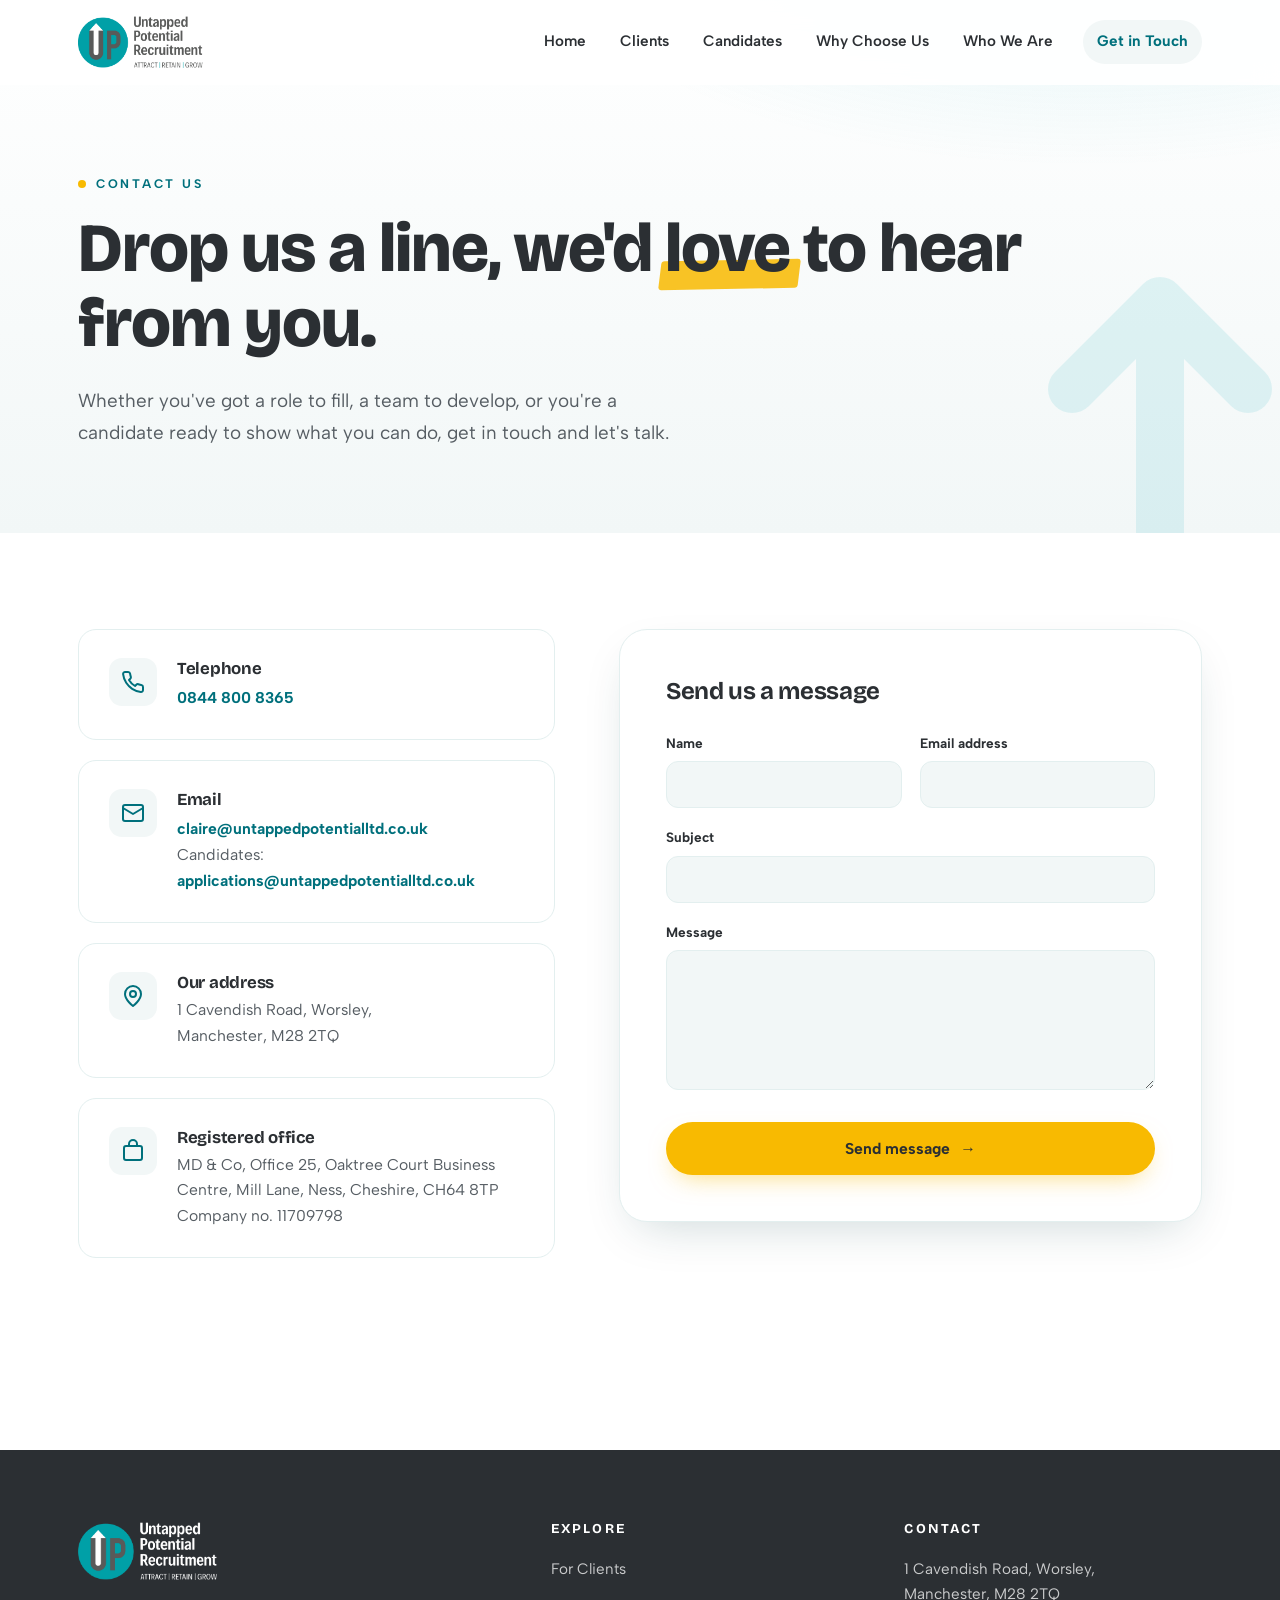
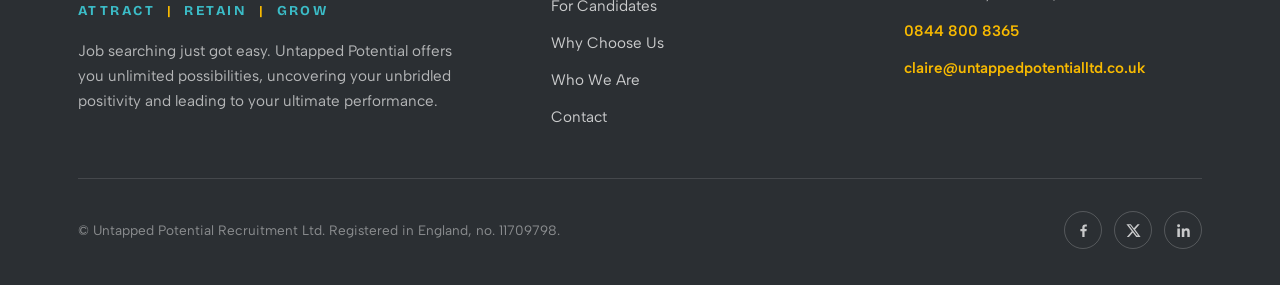
<file: contact.html>
<!DOCTYPE html>
<html lang="en-GB">
<head>
<meta charset="UTF-8">
<meta name="viewport" content="width=device-width, initial-scale=1.0">
<title>Contact | Untapped Potential Recruitment</title>
<meta name="description" content="Get in touch with Untapped Potential Recruitment. Call 0844 800 8365 or email claire@untappedpotentialltd.co.uk.">
<link rel="preconnect" href="https://fonts.googleapis.com">
<link rel="preconnect" href="https://fonts.gstatic.com" crossorigin>
<link href="https://fonts.googleapis.com/css2?family=Bricolage+Grotesque:wght@500;700;800&family=Albert+Sans:wght@400;500;600;700&display=swap" rel="stylesheet">
<link rel="stylesheet" href="style.css">
</head>
<body>

<header class="site-header" id="siteHeader">
  <div class="header-inner">
    <a class="logo" href="index.html"><img src="assets/logo-white-bg.png" alt="Untapped Potential Recruitment: Attract, Retain, Grow"></a>
    <nav class="nav" id="nav">
      <a href="index.html">Home</a>
      <a href="clients.html">Clients</a>
      <a href="candidates.html">Candidates</a>
      <a href="why-choose-us.html">Why Choose Us</a>
      <a href="who-we-are.html">Who We Are</a>
      <a href="contact.html" class="nav-cta active">Get in Touch</a>
    </nav>
    <button class="burger" id="burger" aria-label="Open menu" aria-expanded="false" aria-controls="nav">
      <span></span><span></span><span></span>
    </button>
  </div>
</header>

<main>

  <section class="page-hero">
    <svg class="hero-arrow" viewBox="0 0 200 300" fill="none" aria-hidden="true">
      <path d="M100 290 V80 M100 80 L45 135 M100 80 L155 135" stroke="#00a9b7" stroke-width="30" stroke-linecap="round" stroke-linejoin="round"/>
    </svg>
    <div class="wrap">
      <span class="eyebrow">Contact us</span>
      <h1>Drop us a line, we'd <span class="tap">love</span> to hear from you.</h1>
      <p class="lead">Whether you've got a role to fill, a team to develop, or you're a candidate ready to show what you can do, get in touch and let's talk.</p>
    </div>
  </section>

  <section class="section">
    <div class="wrap contact-grid">

      <div class="contact-cards">
        <div class="contact-card reveal">
          <span class="icon"><svg viewBox="0 0 24 24" fill="none" stroke="currentColor" stroke-width="2" stroke-linecap="round" stroke-linejoin="round"><path d="M22 16.9v3a2 2 0 0 1-2.2 2 19.8 19.8 0 0 1-8.6-3.1 19.5 19.5 0 0 1-6-6A19.8 19.8 0 0 1 2.1 4.2 2 2 0 0 1 4.1 2h3a2 2 0 0 1 2 1.7c.1 1 .4 2 .7 2.9a2 2 0 0 1-.5 2.1L8 10a16 16 0 0 0 6 6l1.3-1.3a2 2 0 0 1 2.1-.5c.9.3 1.9.6 2.9.7a2 2 0 0 1 1.7 2z"/></svg></span>
          <div>
            <h3>Telephone</h3>
            <a href="tel:08448008365">0844 800 8365</a>
          </div>
        </div>
        <div class="contact-card reveal d1">
          <span class="icon"><svg viewBox="0 0 24 24" fill="none" stroke="currentColor" stroke-width="2" stroke-linecap="round" stroke-linejoin="round"><rect x="2" y="4" width="20" height="16" rx="2"/><path d="M22 7l-10 6L2 7"/></svg></span>
          <div>
            <h3>Email</h3>
            <a href="mailto:claire@untappedpotentialltd.co.uk">claire@untappedpotentialltd.co.uk</a>
            <p>Candidates: <a href="mailto:applications@untappedpotentialltd.co.uk">applications@untappedpotentialltd.co.uk</a></p>
          </div>
        </div>
        <div class="contact-card reveal d2">
          <span class="icon"><svg viewBox="0 0 24 24" fill="none" stroke="currentColor" stroke-width="2" stroke-linecap="round" stroke-linejoin="round"><path d="M20 10c0 6-8 12-8 12s-8-6-8-12a8 8 0 0 1 16 0z"/><circle cx="12" cy="10" r="3"/></svg></span>
          <div>
            <h3>Our address</h3>
            <p>1 Cavendish Road, Worsley,<br>Manchester, M28 2TQ</p>
          </div>
        </div>
        <div class="contact-card reveal d3">
          <span class="icon"><svg viewBox="0 0 24 24" fill="none" stroke="currentColor" stroke-width="2" stroke-linecap="round" stroke-linejoin="round"><rect x="3" y="7" width="18" height="14" rx="2"/><path d="M8 7V5a4 4 0 0 1 8 0v2"/></svg></span>
          <div>
            <h3>Registered office</h3>
            <p>MD &amp; Co, Office 25, Oaktree Court Business Centre, Mill Lane, Ness, Cheshire, CH64 8TP</p>
            <p>Company no. 11709798</p>
          </div>
        </div>
      </div>

      <div class="form-panel reveal d1">
        <h3>Send us a message</h3>
        <form action="mailto:claire@untappedpotentialltd.co.uk" method="get" id="contactForm">
          <div class="form-grid">
            <div class="field">
              <label for="cf-name">Name</label>
              <input id="cf-name" name="name" type="text" autocomplete="name" required>
            </div>
            <div class="field">
              <label for="cf-email">Email address</label>
              <input id="cf-email" name="email" type="email" autocomplete="email" required>
            </div>
            <div class="field full">
              <label for="cf-subject">Subject</label>
              <input id="cf-subject" name="subject" type="text" required>
            </div>
            <div class="field full">
              <label for="cf-message">Message</label>
              <textarea id="cf-message" name="body" required></textarea>
            </div>
          </div>
          <button class="btn btn-gold" type="submit">Send message <span class="arr">&rarr;</span></button>
        </form>
      </div>

    </div>
  </section>

</main>

<footer class="site-footer">
  <div class="wrap">
    <div class="footer-grid">
      <div>
        <a class="logo" href="index.html"><img src="assets/logo-dark-bg.png" alt="Untapped Potential Recruitment"></a>
        <div class="footer-motto">Attract <em>|</em> Retain <em>|</em> Grow</div>
        <p>Job searching just got easy. Untapped Potential offers you unlimited possibilities, uncovering your unbridled positivity and leading to your ultimate performance.</p>
      </div>
      <div>
        <h4>Explore</h4>
        <div class="footer-links">
          <a href="clients.html">For Clients</a>
          <a href="candidates.html">For Candidates</a>
          <a href="why-choose-us.html">Why Choose Us</a>
          <a href="who-we-are.html">Who We Are</a>
          <a href="contact.html">Contact</a>
        </div>
      </div>
      <div>
        <h4>Contact</h4>
        <div class="footer-contact">
          <span>1 Cavendish Road, Worsley,<br>Manchester, M28 2TQ</span>
          <a href="tel:08448008365">0844 800 8365</a>
          <a href="mailto:claire@untappedpotentialltd.co.uk">claire@untappedpotentialltd.co.uk</a>
        </div>
      </div>
    </div>
    <div class="footer-bottom">
      <span>&copy; Untapped Potential Recruitment Ltd. Registered in England, no. 11709798.</span>
      <div class="socials">
        <a href="https://facebook.com/untappedpotentialltd" aria-label="Facebook"><svg viewBox="0 0 24 24" fill="currentColor"><path d="M13.5 21v-8h2.7l.4-3.1h-3.1V7.9c0-.9.3-1.5 1.6-1.5h1.6V3.6c-.3 0-1.3-.1-2.4-.1-2.4 0-4 1.4-4 4.1v2.3H7.6V13h2.7v8h3.2z"/></svg></a>
        <a href="https://twitter.com/untappedupdates" aria-label="Twitter / X"><svg viewBox="0 0 24 24" fill="currentColor"><path d="M17.8 3h3l-6.6 7.6L22 21h-6.1l-4.8-6.3L5.6 21h-3l7.1-8.1L2 3h6.2l4.3 5.7L17.8 3zm-1.1 16.2h1.7L7.3 4.7H5.5l11.2 14.5z"/></svg></a>
        <a href="https://linkedin.com/company/untapped-potential-ltd" aria-label="LinkedIn"><svg viewBox="0 0 24 24" fill="currentColor"><path d="M6.9 21H3.3V9h3.6v12zM5.1 7.4a2.1 2.1 0 1 1 0-4.2 2.1 2.1 0 0 1 0 4.2zM21 21h-3.6v-5.9c0-1.4 0-3.2-2-3.2s-2.2 1.5-2.2 3.1V21H9.6V9h3.4v1.6h.1c.5-.9 1.7-1.9 3.4-1.9 3.6 0 4.3 2.4 4.3 5.5V21z"/></svg></a>
      </div>
    </div>
  </div>
</footer>

<script>
(function () {
  var header = document.getElementById('siteHeader');
  var onScroll = function () { header.classList.toggle('scrolled', window.scrollY > 24); };
  window.addEventListener('scroll', onScroll, { passive: true });
  onScroll();

  var burger = document.getElementById('burger');
  var nav = document.getElementById('nav');
  burger.addEventListener('click', function () {
    var open = nav.classList.toggle('open');
    burger.classList.toggle('open', open);
    burger.setAttribute('aria-expanded', open);
    burger.setAttribute('aria-label', open ? 'Close menu' : 'Open menu');
  });
  nav.addEventListener('click', function (e) {
    if (e.target.tagName === 'A') { nav.classList.remove('open'); burger.classList.remove('open'); }
  });

  var io = new IntersectionObserver(function (entries) {
    entries.forEach(function (en) {
      if (en.isIntersecting) { en.target.classList.add('in'); io.unobserve(en.target); }
    });
  }, { threshold: 0.12 });
  document.querySelectorAll('.reveal').forEach(function (el) { io.observe(el); });

  var form = document.getElementById('contactForm');
  form.addEventListener('submit', function (e) {
    e.preventDefault();
    var subject = encodeURIComponent(document.getElementById('cf-subject').value);
    var body = encodeURIComponent(
      'From: ' + document.getElementById('cf-name').value +
      ' (' + document.getElementById('cf-email').value + ')\n\n' +
      document.getElementById('cf-message').value
    );
    window.location.href = 'mailto:claire@untappedpotentialltd.co.uk?subject=' + subject + '&body=' + body;
  });
})();
</script>

</body>
</html>
</file>
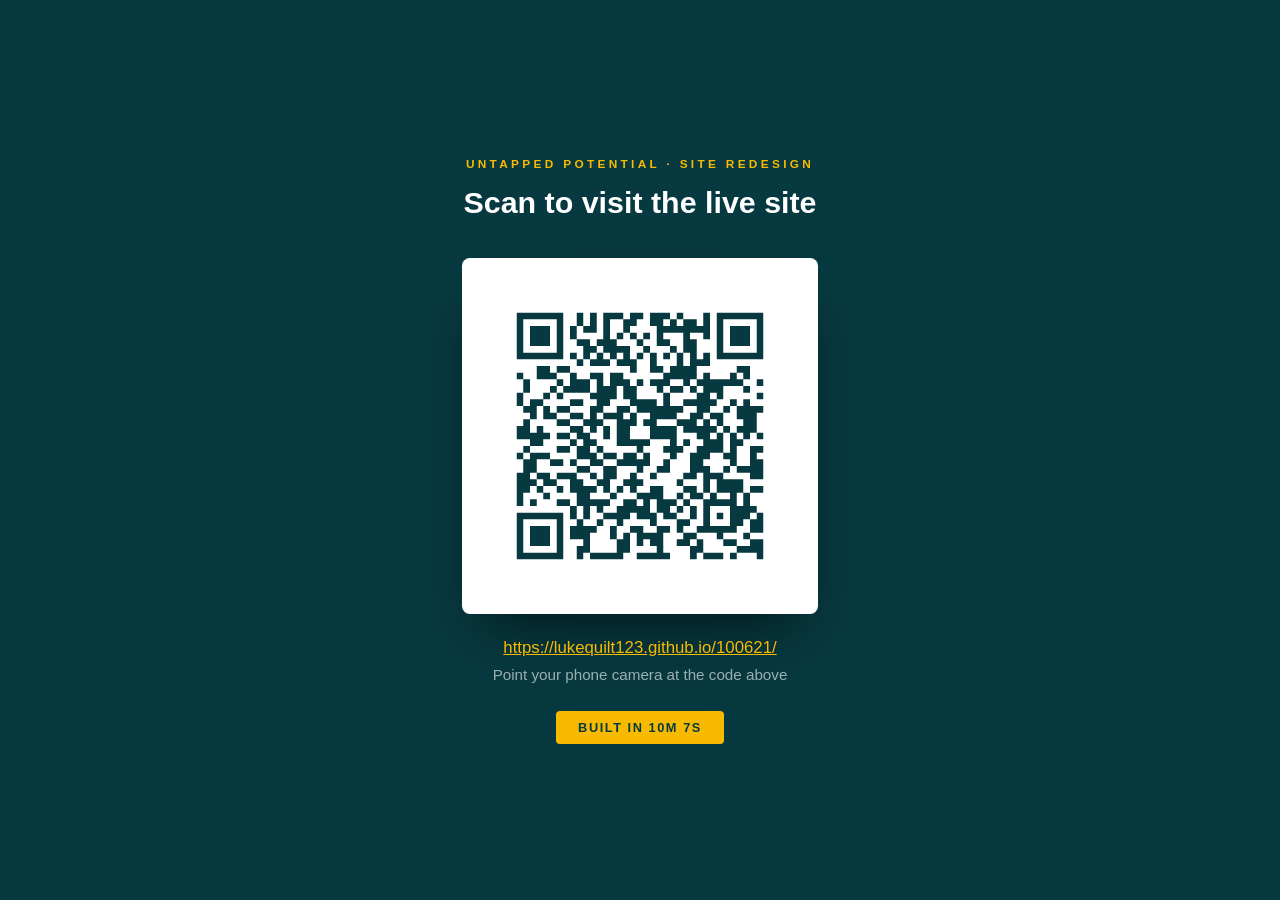
<file: qr_server.html>
<!--
  QR server template.
  Replace tokens at write-time:
    Untapped Potential          → brand display name
    https://lukequilt123.github.io/100621/       → live GitHub Pages URL
    10m 7s        → "Xm Ys" badge string
    #073a40     → brand dark hex (default #1f2029)
    #f8ba01   → brand accent hex (default #f5c967)

  Defaults work for any brand; override with the redesigned site's real palette
  so the QR screen feels like part of the same brand world.
-->
<!DOCTYPE html>
<html lang="en">
<head>
<meta charset="UTF-8" />
<meta name="viewport" content="width=device-width, initial-scale=1.0" />
<title>Scan to Visit | Untapped Potential</title>
<style>
  :root { --dark: #073a40; --accent: #f8ba01; }
  * { margin: 0; padding: 0; box-sizing: border-box; }
  body {
    font-family: -apple-system, BlinkMacSystemFont, 'Segoe UI', sans-serif;
    display: flex; flex-direction: column; align-items: center; justify-content: center;
    min-height: 100vh; background: var(--dark); color: #fff;
    text-align: center; padding: 40px;
  }
  .eyebrow {
    font-size: .74rem; letter-spacing: .28em; text-transform: uppercase;
    color: var(--accent); font-weight: 600;
  }
  h1 { font-size: 1.9rem; font-weight: 600; margin: 14px 0 6px; }
  .card {
    background: #fff; padding: 28px; border-radius: 8px;
    margin-top: 32px; box-shadow: 0 30px 60px -20px rgba(0,0,0,.6);
  }
  .card img { width: 300px; height: 300px; display: block; }
  a.live {
    margin-top: 24px; font-size: 1.05rem; color: var(--accent); word-break: break-all;
  }
  p.hint { color: rgba(255,255,255,.6); margin-top: 8px; font-size: .95rem; }
  .timer {
    margin-top: 28px; padding: 9px 22px; background: var(--accent); color: var(--dark);
    font-size: .8rem; letter-spacing: .12em; font-weight: 700;
    border-radius: 4px; text-transform: uppercase;
  }
</style>
</head>
<body>
  <span class="eyebrow">Untapped Potential · Site Redesign</span>
  <h1>Scan to visit the live site</h1>
  <div class="card"><img src="qr_code.png" alt="QR Code" /></div>
  <a class="live" href="https://lukequilt123.github.io/100621/" target="_blank">https://lukequilt123.github.io/100621/</a>
  <p class="hint">Point your phone camera at the code above</p>
  <div class="timer">Built in 10m 7s</div>
</body>
</html>
</file>
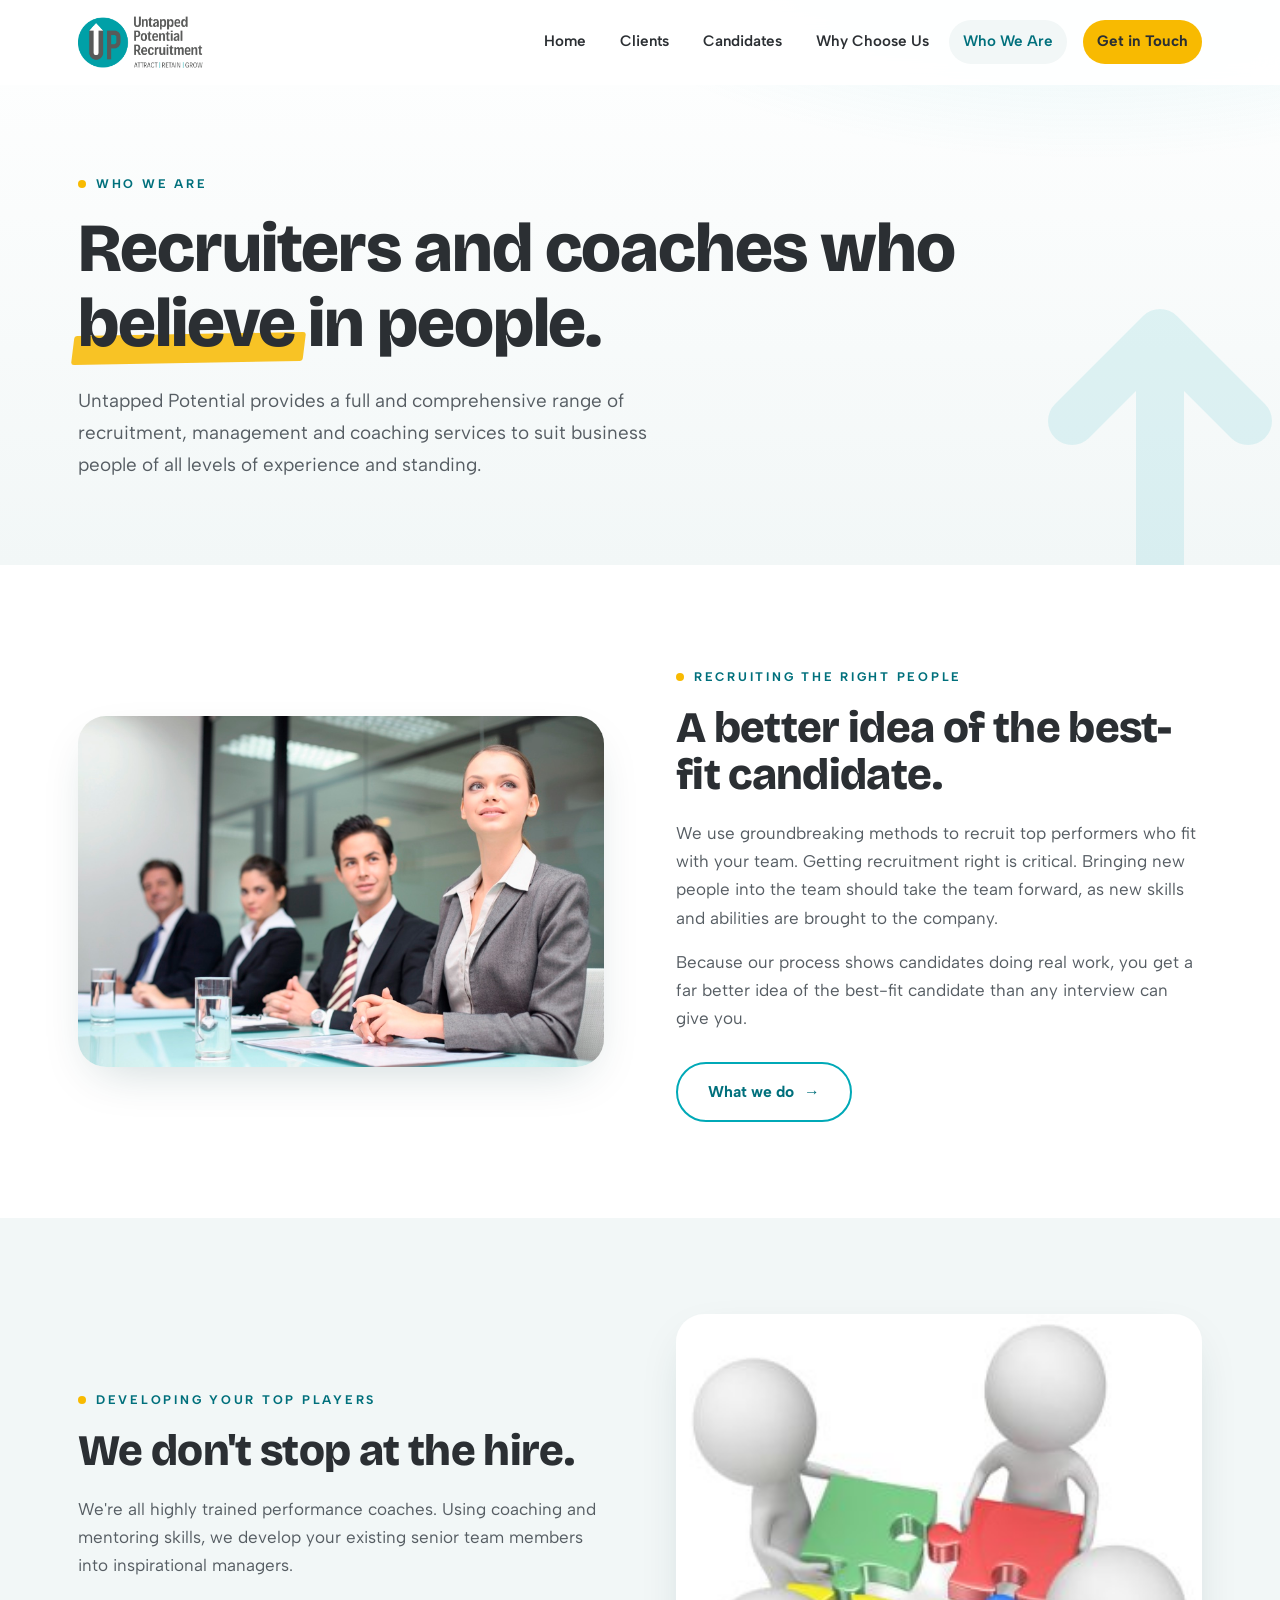
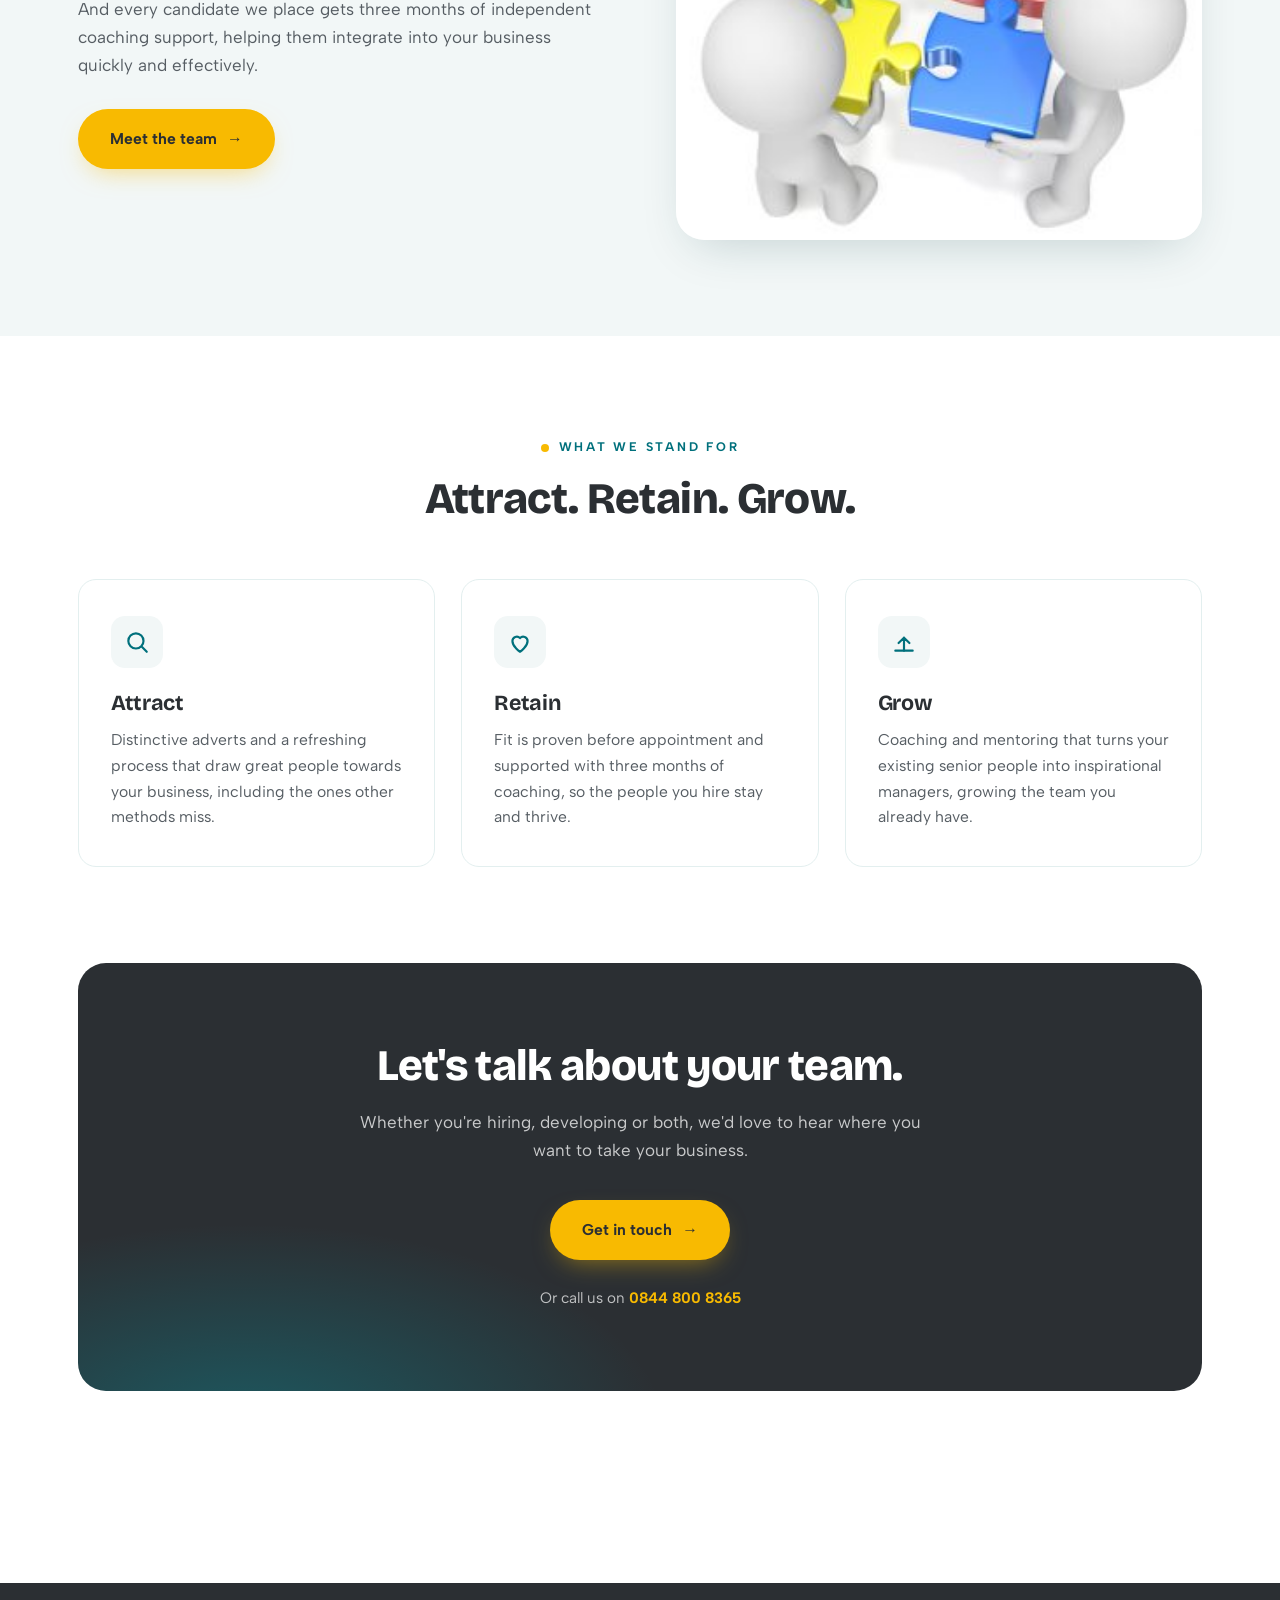
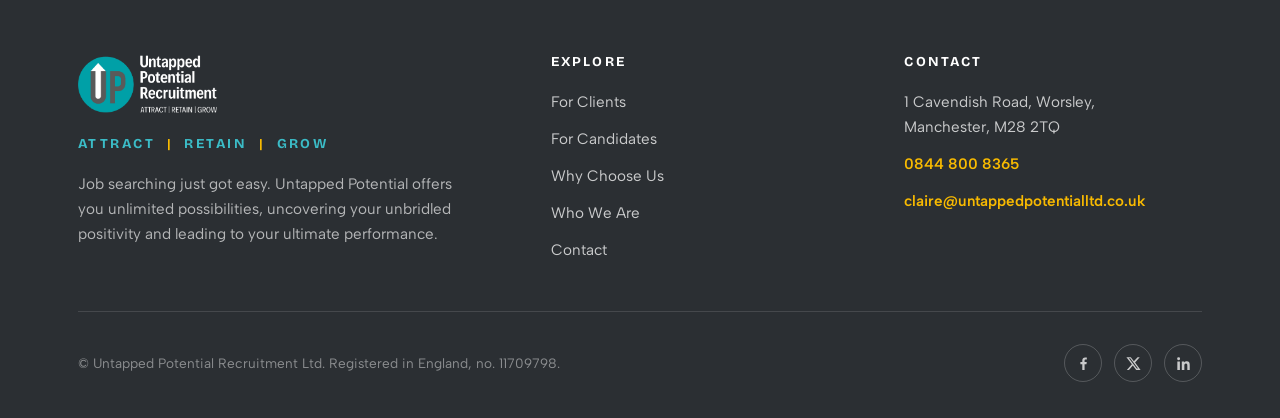
<file: who-we-are.html>
<!DOCTYPE html>
<html lang="en-GB">
<head>
<meta charset="UTF-8">
<meta name="viewport" content="width=device-width, initial-scale=1.0">
<title>Who We Are | Untapped Potential Recruitment</title>
<meta name="description" content="Recruiters and highly trained performance coaches, using groundbreaking methods to recruit top performers and develop your existing senior team.">
<link rel="preconnect" href="https://fonts.googleapis.com">
<link rel="preconnect" href="https://fonts.gstatic.com" crossorigin>
<link href="https://fonts.googleapis.com/css2?family=Bricolage+Grotesque:wght@500;700;800&family=Albert+Sans:wght@400;500;600;700&display=swap" rel="stylesheet">
<link rel="stylesheet" href="style.css">
</head>
<body>

<header class="site-header" id="siteHeader">
  <div class="header-inner">
    <a class="logo" href="index.html"><img src="assets/logo-white-bg.png" alt="Untapped Potential Recruitment: Attract, Retain, Grow"></a>
    <nav class="nav" id="nav">
      <a href="index.html">Home</a>
      <a href="clients.html">Clients</a>
      <a href="candidates.html">Candidates</a>
      <a href="why-choose-us.html">Why Choose Us</a>
      <a href="who-we-are.html" class="active">Who We Are</a>
      <a href="contact.html" class="nav-cta">Get in Touch</a>
    </nav>
    <button class="burger" id="burger" aria-label="Open menu" aria-expanded="false" aria-controls="nav">
      <span></span><span></span><span></span>
    </button>
  </div>
</header>

<main>

  <section class="page-hero">
    <svg class="hero-arrow" viewBox="0 0 200 300" fill="none" aria-hidden="true">
      <path d="M100 290 V80 M100 80 L45 135 M100 80 L155 135" stroke="#00a9b7" stroke-width="30" stroke-linecap="round" stroke-linejoin="round"/>
    </svg>
    <div class="wrap">
      <span class="eyebrow">Who we are</span>
      <h1>Recruiters and coaches who <span class="tap">believe</span> in people.</h1>
      <p class="lead">Untapped Potential provides a full and comprehensive range of recruitment, management and coaching services to suit business people of all levels of experience and standing.</p>
    </div>
  </section>

  <section class="section">
    <div class="wrap">
      <div class="split">
        <div class="img-frame reveal"><img src="assets/meeting-time.jpg" alt="The Untapped Potential team in a planning meeting"></div>
        <div class="reveal d1">
          <span class="eyebrow">Recruiting the right people</span>
          <h2>A better idea of the best-fit candidate.</h2>
          <p>We use groundbreaking methods to recruit top performers who fit with your team. Getting recruitment right is critical. Bringing new people into the team should take the team forward, as new skills and abilities are brought to the company.</p>
          <p>Because our process shows candidates doing real work, you get a far better idea of the best-fit candidate than any interview can give you.</p>
          <a class="btn btn-outline" href="clients.html">What we do <span class="arr">&rarr;</span></a>
        </div>
      </div>
    </div>
  </section>

  <section class="section alt">
    <div class="wrap">
      <div class="split flip">
        <div class="reveal">
          <span class="eyebrow">Developing your top players</span>
          <h2>We don't stop at the hire.</h2>
          <p>We're all highly trained performance coaches. Using coaching and mentoring skills, we develop your existing senior team members into inspirational managers.</p>
          <p>And every candidate we place gets three months of independent coaching support, helping them integrate into your business quickly and effectively.</p>
          <a class="btn btn-gold" href="contact.html">Meet the team <span class="arr">&rarr;</span></a>
        </div>
        <div class="img-frame reveal d1"><img src="assets/team-coaching.jpg" alt="A coaching session in progress"></div>
      </div>
    </div>
  </section>

  <section class="section">
    <div class="wrap">
      <div class="section-head center reveal">
        <span class="eyebrow">What we stand for</span>
        <h2>Attract. Retain. Grow.</h2>
      </div>
      <div class="cards">
        <article class="card reveal">
          <span class="icon"><svg viewBox="0 0 24 24" fill="none" stroke="currentColor" stroke-width="2" stroke-linecap="round" stroke-linejoin="round"><circle cx="11" cy="11" r="7"/><path d="M21 21l-4.3-4.3"/></svg></span>
          <h3>Attract</h3>
          <p>Distinctive adverts and a refreshing process that draw great people towards your business, including the ones other methods miss.</p>
        </article>
        <article class="card reveal d1">
          <span class="icon"><svg viewBox="0 0 24 24" fill="none" stroke="currentColor" stroke-width="2" stroke-linecap="round" stroke-linejoin="round"><path d="M12 21s-7-4.6-7-10a4 4 0 0 1 7-2.6A4 4 0 0 1 19 11c0 5.4-7 10-7 10z"/></svg></span>
          <h3>Retain</h3>
          <p>Fit is proven before appointment and supported with three months of coaching, so the people you hire stay and thrive.</p>
        </article>
        <article class="card reveal d2">
          <span class="icon"><svg viewBox="0 0 24 24" fill="none" stroke="currentColor" stroke-width="2" stroke-linecap="round" stroke-linejoin="round"><path d="M12 20V8M12 8l-5 5M12 8l5 5" transform="rotate(0 12 12)"/><path d="M4 20h16"/></svg></span>
          <h3>Grow</h3>
          <p>Coaching and mentoring that turns your existing senior people into inspirational managers, growing the team you already have.</p>
        </article>
      </div>
    </div>
  </section>

  <section class="section" style="padding-top:0">
    <div class="wrap">
      <div class="cta-panel reveal">
        <h2>Let's talk about your team.</h2>
        <p>Whether you're hiring, developing or both, we'd love to hear where you want to take your business.</p>
        <a class="btn btn-gold" href="contact.html">Get in touch <span class="arr">&rarr;</span></a>
        <span class="phone">Or call us on <a href="tel:08448008365">0844 800 8365</a></span>
      </div>
    </div>
  </section>

</main>

<footer class="site-footer">
  <div class="wrap">
    <div class="footer-grid">
      <div>
        <a class="logo" href="index.html"><img src="assets/logo-dark-bg.png" alt="Untapped Potential Recruitment"></a>
        <div class="footer-motto">Attract <em>|</em> Retain <em>|</em> Grow</div>
        <p>Job searching just got easy. Untapped Potential offers you unlimited possibilities, uncovering your unbridled positivity and leading to your ultimate performance.</p>
      </div>
      <div>
        <h4>Explore</h4>
        <div class="footer-links">
          <a href="clients.html">For Clients</a>
          <a href="candidates.html">For Candidates</a>
          <a href="why-choose-us.html">Why Choose Us</a>
          <a href="who-we-are.html">Who We Are</a>
          <a href="contact.html">Contact</a>
        </div>
      </div>
      <div>
        <h4>Contact</h4>
        <div class="footer-contact">
          <span>1 Cavendish Road, Worsley,<br>Manchester, M28 2TQ</span>
          <a href="tel:08448008365">0844 800 8365</a>
          <a href="mailto:claire@untappedpotentialltd.co.uk">claire@untappedpotentialltd.co.uk</a>
        </div>
      </div>
    </div>
    <div class="footer-bottom">
      <span>&copy; Untapped Potential Recruitment Ltd. Registered in England, no. 11709798.</span>
      <div class="socials">
        <a href="https://facebook.com/untappedpotentialltd" aria-label="Facebook"><svg viewBox="0 0 24 24" fill="currentColor"><path d="M13.5 21v-8h2.7l.4-3.1h-3.1V7.9c0-.9.3-1.5 1.6-1.5h1.6V3.6c-.3 0-1.3-.1-2.4-.1-2.4 0-4 1.4-4 4.1v2.3H7.6V13h2.7v8h3.2z"/></svg></a>
        <a href="https://twitter.com/untappedupdates" aria-label="Twitter / X"><svg viewBox="0 0 24 24" fill="currentColor"><path d="M17.8 3h3l-6.6 7.6L22 21h-6.1l-4.8-6.3L5.6 21h-3l7.1-8.1L2 3h6.2l4.3 5.7L17.8 3zm-1.1 16.2h1.7L7.3 4.7H5.5l11.2 14.5z"/></svg></a>
        <a href="https://linkedin.com/company/untapped-potential-ltd" aria-label="LinkedIn"><svg viewBox="0 0 24 24" fill="currentColor"><path d="M6.9 21H3.3V9h3.6v12zM5.1 7.4a2.1 2.1 0 1 1 0-4.2 2.1 2.1 0 0 1 0 4.2zM21 21h-3.6v-5.9c0-1.4 0-3.2-2-3.2s-2.2 1.5-2.2 3.1V21H9.6V9h3.4v1.6h.1c.5-.9 1.7-1.9 3.4-1.9 3.6 0 4.3 2.4 4.3 5.5V21z"/></svg></a>
      </div>
    </div>
  </div>
</footer>

<script>
(function () {
  var header = document.getElementById('siteHeader');
  var onScroll = function () { header.classList.toggle('scrolled', window.scrollY > 24); };
  window.addEventListener('scroll', onScroll, { passive: true });
  onScroll();

  var burger = document.getElementById('burger');
  var nav = document.getElementById('nav');
  burger.addEventListener('click', function () {
    var open = nav.classList.toggle('open');
    burger.classList.toggle('open', open);
    burger.setAttribute('aria-expanded', open);
    burger.setAttribute('aria-label', open ? 'Close menu' : 'Open menu');
  });
  nav.addEventListener('click', function (e) {
    if (e.target.tagName === 'A') { nav.classList.remove('open'); burger.classList.remove('open'); }
  });

  var io = new IntersectionObserver(function (entries) {
    entries.forEach(function (en) {
      if (en.isIntersecting) { en.target.classList.add('in'); io.unobserve(en.target); }
    });
  }, { threshold: 0.12 });
  document.querySelectorAll('.reveal').forEach(function (el) { io.observe(el); });
})();
</script>

</body>
</html>
</file>
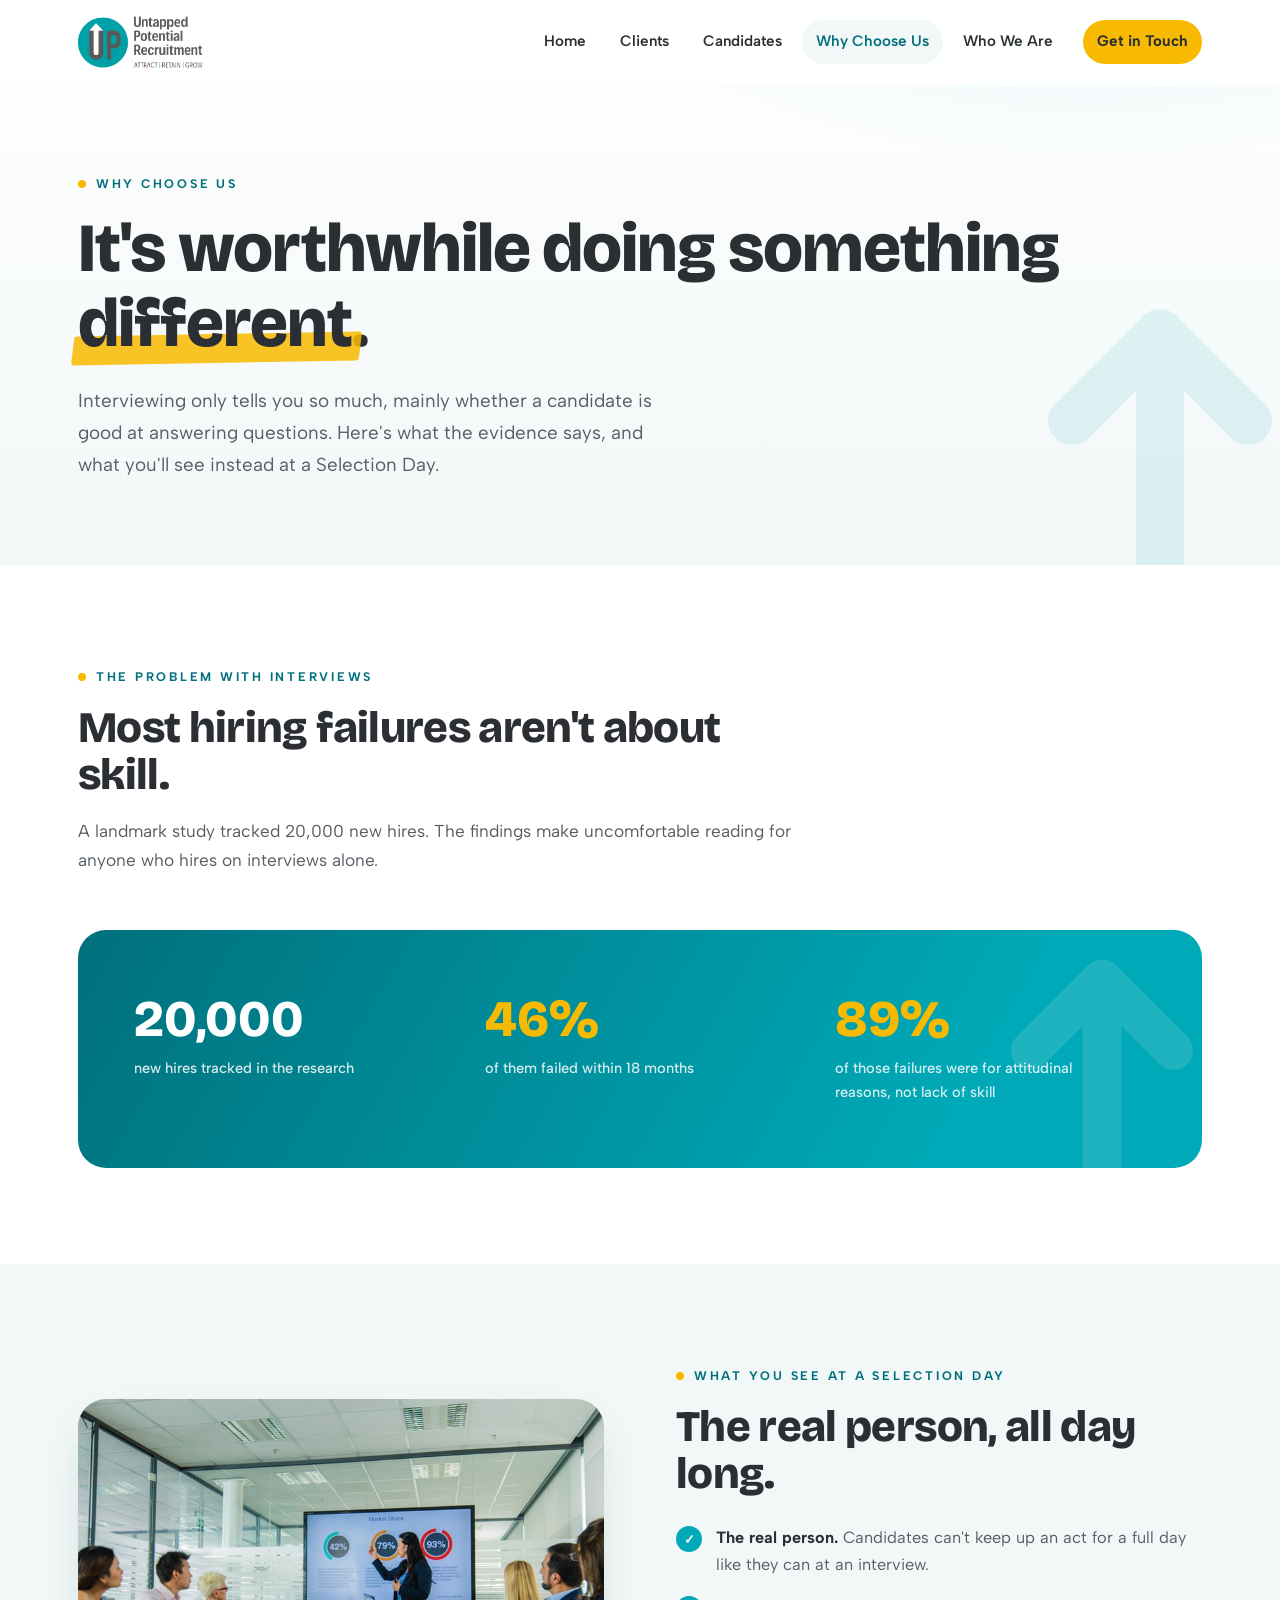
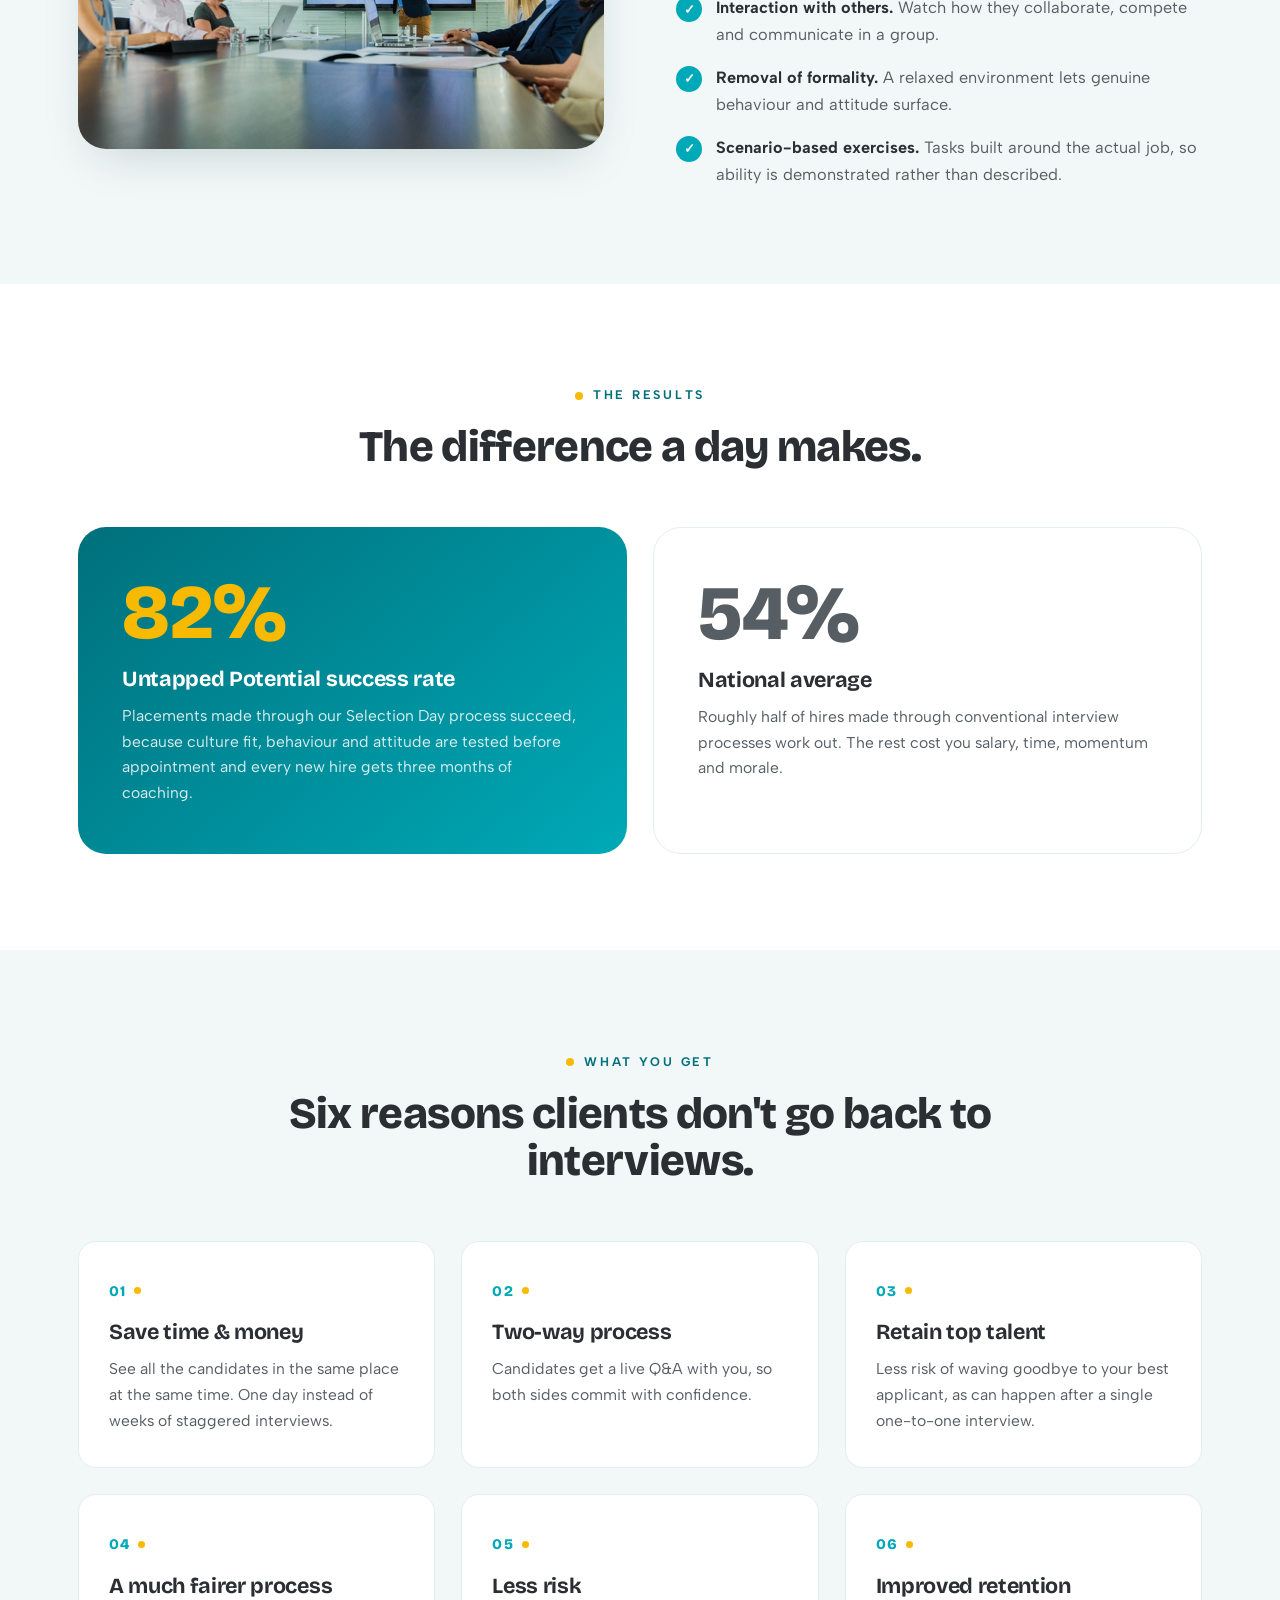
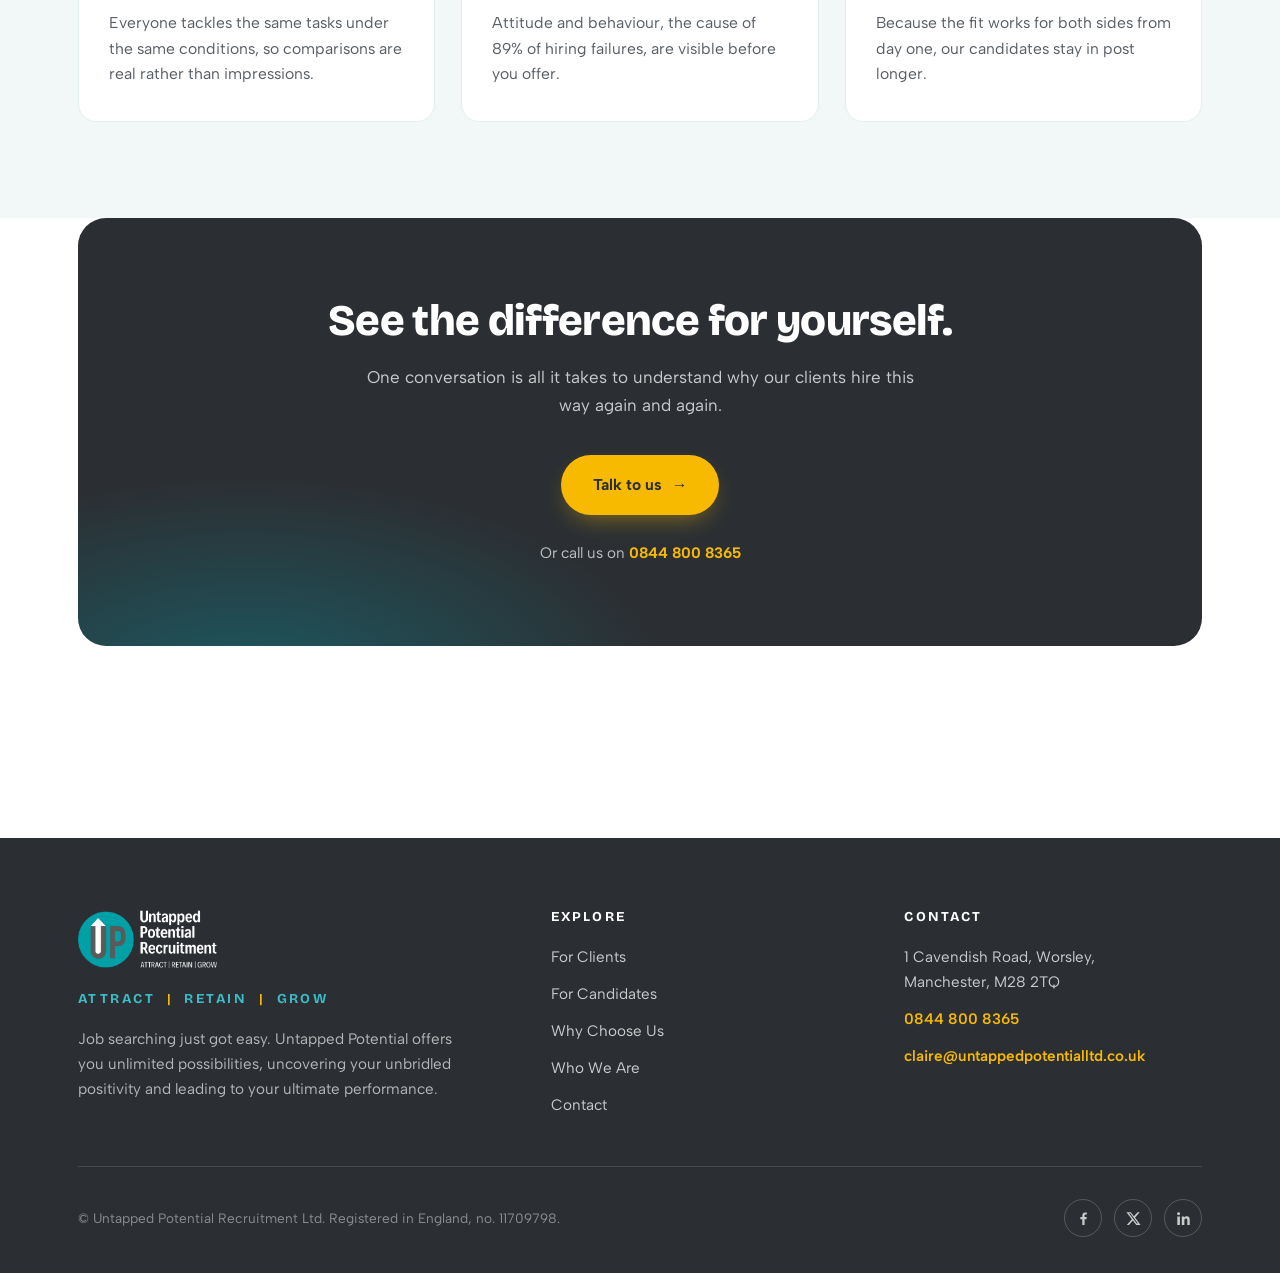
<file: why-choose-us.html>
<!DOCTYPE html>
<html lang="en-GB">
<head>
<meta charset="UTF-8">
<meta name="viewport" content="width=device-width, initial-scale=1.0">
<title>Why Choose Us | Untapped Potential Recruitment</title>
<meta name="description" content="An 82% placement success rate versus a national average of 54%. See why Selection Days beat conventional interviews.">
<link rel="preconnect" href="https://fonts.googleapis.com">
<link rel="preconnect" href="https://fonts.gstatic.com" crossorigin>
<link href="https://fonts.googleapis.com/css2?family=Bricolage+Grotesque:wght@500;700;800&family=Albert+Sans:wght@400;500;600;700&display=swap" rel="stylesheet">
<link rel="stylesheet" href="style.css">
</head>
<body>

<header class="site-header" id="siteHeader">
  <div class="header-inner">
    <a class="logo" href="index.html"><img src="assets/logo-white-bg.png" alt="Untapped Potential Recruitment: Attract, Retain, Grow"></a>
    <nav class="nav" id="nav">
      <a href="index.html">Home</a>
      <a href="clients.html">Clients</a>
      <a href="candidates.html">Candidates</a>
      <a href="why-choose-us.html" class="active">Why Choose Us</a>
      <a href="who-we-are.html">Who We Are</a>
      <a href="contact.html" class="nav-cta">Get in Touch</a>
    </nav>
    <button class="burger" id="burger" aria-label="Open menu" aria-expanded="false" aria-controls="nav">
      <span></span><span></span><span></span>
    </button>
  </div>
</header>

<main>

  <section class="page-hero">
    <svg class="hero-arrow" viewBox="0 0 200 300" fill="none" aria-hidden="true">
      <path d="M100 290 V80 M100 80 L45 135 M100 80 L155 135" stroke="#00a9b7" stroke-width="30" stroke-linecap="round" stroke-linejoin="round"/>
    </svg>
    <div class="wrap">
      <span class="eyebrow">Why choose us</span>
      <h1>It's worthwhile doing something <span class="tap">different</span>.</h1>
      <p class="lead">Interviewing only tells you so much, mainly whether a candidate is good at answering questions. Here's what the evidence says, and what you'll see instead at a Selection Day.</p>
    </div>
  </section>

  <section class="section">
    <div class="wrap">
      <div class="section-head reveal">
        <span class="eyebrow">The problem with interviews</span>
        <h2>Most hiring failures aren't about skill.</h2>
        <p>A landmark study tracked 20,000 new hires. The findings make uncomfortable reading for anyone who hires on interviews alone.</p>
      </div>
      <div class="stats-band reveal">
        <svg class="band-arrow" viewBox="0 0 200 300" fill="none" aria-hidden="true">
          <path d="M100 290 V80 M100 80 L45 135 M100 80 L155 135" stroke="#ffffff" stroke-width="30" stroke-linecap="round" stroke-linejoin="round"/>
        </svg>
        <div class="stats-grid" style="grid-template-columns: repeat(3, 1fr);">
          <div class="stat">
            <div class="value">20,000</div>
            <div class="label">new hires tracked in the research</div>
          </div>
          <div class="stat">
            <div class="value"><em>46%</em></div>
            <div class="label">of them failed within 18 months</div>
          </div>
          <div class="stat">
            <div class="value"><em>89%</em></div>
            <div class="label">of those failures were for attitudinal reasons, not lack of skill</div>
          </div>
        </div>
      </div>
    </div>
  </section>

  <section class="section alt">
    <div class="wrap">
      <div class="split">
        <div class="img-frame reveal"><img src="assets/presentation.jpg" alt="A candidate delivering a presentation at a Selection Day"></div>
        <div class="reveal d1">
          <span class="eyebrow">What you see at a Selection Day</span>
          <h2>The real person, all day long.</h2>
          <ul class="arrow-list">
            <li><span class="tick">&#10003;</span><p><strong>The real person.</strong> Candidates can't keep up an act for a full day like they can at an interview.</p></li>
            <li><span class="tick">&#10003;</span><p><strong>Interaction with others.</strong> Watch how they collaborate, compete and communicate in a group.</p></li>
            <li><span class="tick">&#10003;</span><p><strong>Removal of formality.</strong> A relaxed environment lets genuine behaviour and attitude surface.</p></li>
            <li><span class="tick">&#10003;</span><p><strong>Scenario-based exercises.</strong> Tasks built around the actual job, so ability is demonstrated rather than described.</p></li>
          </ul>
        </div>
      </div>
    </div>
  </section>

  <section class="section">
    <div class="wrap">
      <div class="section-head center reveal">
        <span class="eyebrow">The results</span>
        <h2>The difference a day makes.</h2>
      </div>
      <div class="compare">
        <div class="compare-col us reveal">
          <div class="pct">82%</div>
          <h3>Untapped Potential success rate</h3>
          <p>Placements made through our Selection Day process succeed, because culture fit, behaviour and attitude are tested before appointment and every new hire gets three months of coaching.</p>
        </div>
        <div class="compare-col them reveal d1">
          <div class="pct">54%</div>
          <h3>National average</h3>
          <p>Roughly half of hires made through conventional interview processes work out. The rest cost you salary, time, momentum and morale.</p>
        </div>
      </div>
    </div>
  </section>

  <section class="section alt">
    <div class="wrap">
      <div class="section-head center reveal">
        <span class="eyebrow">What you get</span>
        <h2>Six reasons clients don't go back to interviews.</h2>
      </div>
      <div class="steps">
        <article class="step reveal">
          <span class="num">01</span>
          <h3>Save time &amp; money</h3>
          <p>See all the candidates in the same place at the same time. One day instead of weeks of staggered interviews.</p>
        </article>
        <article class="step reveal d1">
          <span class="num">02</span>
          <h3>Two-way process</h3>
          <p>Candidates get a live Q&amp;A with you, so both sides commit with confidence.</p>
        </article>
        <article class="step reveal d2">
          <span class="num">03</span>
          <h3>Retain top talent</h3>
          <p>Less risk of waving goodbye to your best applicant, as can happen after a single one-to-one interview.</p>
        </article>
        <article class="step reveal">
          <span class="num">04</span>
          <h3>A much fairer process</h3>
          <p>Everyone tackles the same tasks under the same conditions, so comparisons are real rather than impressions.</p>
        </article>
        <article class="step reveal d1">
          <span class="num">05</span>
          <h3>Less risk</h3>
          <p>Attitude and behaviour, the cause of 89% of hiring failures, are visible before you offer.</p>
        </article>
        <article class="step reveal d2">
          <span class="num">06</span>
          <h3>Improved retention</h3>
          <p>Because the fit works for both sides from day one, our candidates stay in post longer.</p>
        </article>
      </div>
    </div>
  </section>

  <section class="section" style="padding-top:0">
    <div class="wrap">
      <div class="cta-panel reveal">
        <h2>See the difference for yourself.</h2>
        <p>One conversation is all it takes to understand why our clients hire this way again and again.</p>
        <a class="btn btn-gold" href="contact.html">Talk to us <span class="arr">&rarr;</span></a>
        <span class="phone">Or call us on <a href="tel:08448008365">0844 800 8365</a></span>
      </div>
    </div>
  </section>

</main>

<footer class="site-footer">
  <div class="wrap">
    <div class="footer-grid">
      <div>
        <a class="logo" href="index.html"><img src="assets/logo-dark-bg.png" alt="Untapped Potential Recruitment"></a>
        <div class="footer-motto">Attract <em>|</em> Retain <em>|</em> Grow</div>
        <p>Job searching just got easy. Untapped Potential offers you unlimited possibilities, uncovering your unbridled positivity and leading to your ultimate performance.</p>
      </div>
      <div>
        <h4>Explore</h4>
        <div class="footer-links">
          <a href="clients.html">For Clients</a>
          <a href="candidates.html">For Candidates</a>
          <a href="why-choose-us.html">Why Choose Us</a>
          <a href="who-we-are.html">Who We Are</a>
          <a href="contact.html">Contact</a>
        </div>
      </div>
      <div>
        <h4>Contact</h4>
        <div class="footer-contact">
          <span>1 Cavendish Road, Worsley,<br>Manchester, M28 2TQ</span>
          <a href="tel:08448008365">0844 800 8365</a>
          <a href="mailto:claire@untappedpotentialltd.co.uk">claire@untappedpotentialltd.co.uk</a>
        </div>
      </div>
    </div>
    <div class="footer-bottom">
      <span>&copy; Untapped Potential Recruitment Ltd. Registered in England, no. 11709798.</span>
      <div class="socials">
        <a href="https://facebook.com/untappedpotentialltd" aria-label="Facebook"><svg viewBox="0 0 24 24" fill="currentColor"><path d="M13.5 21v-8h2.7l.4-3.1h-3.1V7.9c0-.9.3-1.5 1.6-1.5h1.6V3.6c-.3 0-1.3-.1-2.4-.1-2.4 0-4 1.4-4 4.1v2.3H7.6V13h2.7v8h3.2z"/></svg></a>
        <a href="https://twitter.com/untappedupdates" aria-label="Twitter / X"><svg viewBox="0 0 24 24" fill="currentColor"><path d="M17.8 3h3l-6.6 7.6L22 21h-6.1l-4.8-6.3L5.6 21h-3l7.1-8.1L2 3h6.2l4.3 5.7L17.8 3zm-1.1 16.2h1.7L7.3 4.7H5.5l11.2 14.5z"/></svg></a>
        <a href="https://linkedin.com/company/untapped-potential-ltd" aria-label="LinkedIn"><svg viewBox="0 0 24 24" fill="currentColor"><path d="M6.9 21H3.3V9h3.6v12zM5.1 7.4a2.1 2.1 0 1 1 0-4.2 2.1 2.1 0 0 1 0 4.2zM21 21h-3.6v-5.9c0-1.4 0-3.2-2-3.2s-2.2 1.5-2.2 3.1V21H9.6V9h3.4v1.6h.1c.5-.9 1.7-1.9 3.4-1.9 3.6 0 4.3 2.4 4.3 5.5V21z"/></svg></a>
      </div>
    </div>
  </div>
</footer>

<script>
(function () {
  var header = document.getElementById('siteHeader');
  var onScroll = function () { header.classList.toggle('scrolled', window.scrollY > 24); };
  window.addEventListener('scroll', onScroll, { passive: true });
  onScroll();

  var burger = document.getElementById('burger');
  var nav = document.getElementById('nav');
  burger.addEventListener('click', function () {
    var open = nav.classList.toggle('open');
    burger.classList.toggle('open', open);
    burger.setAttribute('aria-expanded', open);
    burger.setAttribute('aria-label', open ? 'Close menu' : 'Open menu');
  });
  nav.addEventListener('click', function (e) {
    if (e.target.tagName === 'A') { nav.classList.remove('open'); burger.classList.remove('open'); }
  });

  var io = new IntersectionObserver(function (entries) {
    entries.forEach(function (en) {
      if (en.isIntersecting) { en.target.classList.add('in'); io.unobserve(en.target); }
    });
  }, { threshold: 0.12 });
  document.querySelectorAll('.reveal').forEach(function (el) { io.observe(el); });
})();
</script>

</body>
</html>
</file>
<file: style.css>
/* ============================================================
   Untapped Potential Recruitment — premium rebuild
   Palette: teal #00a9b7 · gold #f8ba01 · charcoal #2b2f33
   Type: Bricolage Grotesque (display) · Albert Sans (body)
   ============================================================ */

:root {
  --teal: #00a9b7;
  --teal-bright: #3bbcc7;
  --teal-deep: #00707c;
  --teal-ink: #073a40;
  --gold: #f8ba01;
  --gold-soft: #ffd75e;
  --ink: #2b2f33;
  --ink-soft: #565d63;
  --paper: #f2f7f7;
  --paper-deep: #e3efef;
  --white: #ffffff;
  --radius: 18px;
  --radius-lg: 28px;
  --shadow: 0 18px 50px -18px rgba(7, 58, 64, 0.22);
  --font-display: "Bricolage Grotesque", "Arial Black", sans-serif;
  --font-body: "Albert Sans", "Helvetica Neue", sans-serif;
  --max: 1180px;
}

* { margin: 0; padding: 0; box-sizing: border-box; }

html { scroll-behavior: smooth; }

body {
  font-family: var(--font-body);
  color: var(--ink);
  background: var(--white);
  line-height: 1.65;
  font-size: 17px;
  -webkit-font-smoothing: antialiased;
}

img { max-width: 100%; display: block; }
a { color: var(--teal-deep); text-decoration: none; }
ul { list-style: none; }

.wrap { max-width: var(--max); margin: 0 auto; padding: 0 28px; }

/* ---------- Typography ---------- */

h1, h2, h3, h4 {
  font-family: var(--font-display);
  font-weight: 700;
  line-height: 1.08;
  letter-spacing: -0.015em;
  color: var(--ink);
}

h1 { font-size: clamp(2.6rem, 5.4vw, 4.3rem); font-weight: 800; }
h2 { font-size: clamp(1.9rem, 3.4vw, 2.8rem); font-weight: 800; }
h3 { font-size: 1.35rem; font-weight: 700; line-height: 1.25; }

p { color: var(--ink-soft); }

.eyebrow {
  display: inline-flex;
  align-items: center;
  gap: 10px;
  font-size: 0.78rem;
  font-weight: 700;
  letter-spacing: 0.22em;
  text-transform: uppercase;
  color: var(--teal-deep);
  margin-bottom: 18px;
}
.eyebrow::before {
  content: "";
  width: 8px; height: 8px;
  border-radius: 50%;
  background: var(--gold);
}

/* gold tap-mark highlight — the "Untapped" signature */
.tap {
  position: relative;
  white-space: nowrap;
  z-index: 1;
}
.tap::after {
  content: "";
  position: absolute;
  left: -0.08em; right: -0.12em;
  bottom: 0.02em;
  height: 0.42em;
  background: var(--gold);
  opacity: 0.85;
  z-index: -1;
  transform: skew(-8deg) rotate(-1deg);
  border-radius: 3px;
}

.lead { font-size: 1.18rem; line-height: 1.7; }

/* ---------- Buttons ---------- */

.btn {
  display: inline-flex;
  align-items: center;
  gap: 10px;
  font-family: var(--font-body);
  font-weight: 700;
  font-size: 0.98rem;
  padding: 15px 30px;
  border-radius: 999px;
  border: 2px solid transparent;
  cursor: pointer;
  transition: transform 0.2s ease, box-shadow 0.2s ease, background 0.2s ease, color 0.2s ease;
}
.btn .arr { transition: transform 0.2s ease; }
.btn:hover .arr { transform: translateX(4px); }

.btn-gold {
  background: var(--gold);
  color: var(--ink);
  box-shadow: 0 10px 26px -10px rgba(248, 186, 1, 0.55);
}
.btn-gold:hover { transform: translateY(-2px); box-shadow: 0 16px 32px -10px rgba(248, 186, 1, 0.6); }

.btn-outline {
  border-color: var(--teal);
  color: var(--teal-deep);
  background: transparent;
}
.btn-outline:hover { background: var(--teal); color: var(--white); }

.btn-white {
  background: var(--white);
  color: var(--teal-deep);
}
.btn-white:hover { transform: translateY(-2px); box-shadow: 0 14px 30px -12px rgba(0,0,0,0.35); }

/* ---------- Header ---------- */

.site-header {
  position: fixed;
  top: 0; left: 0; right: 0;
  z-index: 100;
  background: rgba(255, 255, 255, 0.92);
  backdrop-filter: blur(12px);
  -webkit-backdrop-filter: blur(12px);
  border-bottom: 1px solid transparent;
  transition: box-shadow 0.25s ease, border-color 0.25s ease;
}
.site-header.scrolled {
  border-bottom-color: var(--paper-deep);
  box-shadow: 0 8px 30px -18px rgba(7, 58, 64, 0.25);
}

.header-inner {
  max-width: var(--max);
  margin: 0 auto;
  padding: 0 28px;
  height: 84px;
  display: flex;
  align-items: center;
  justify-content: space-between;
  gap: 24px;
}
.site-header.scrolled .header-inner { height: 70px; }
.header-inner { transition: height 0.25s ease; }

.logo img { height: 52px; width: auto; transition: height 0.25s ease; }
.site-header.scrolled .logo img { height: 44px; }

.nav { display: flex; align-items: center; gap: 6px; }
.nav a {
  font-weight: 600;
  font-size: 0.95rem;
  color: var(--ink);
  padding: 9px 14px;
  border-radius: 999px;
  transition: background 0.2s ease, color 0.2s ease;
}
.nav a:hover { background: var(--paper); color: var(--teal-deep); }
.nav a.active { color: var(--teal-deep); background: var(--paper); }
.nav .nav-cta {
  background: var(--gold);
  color: var(--ink);
  font-weight: 700;
  margin-left: 10px;
}
.nav .nav-cta:hover { background: var(--gold-soft); color: var(--ink); }

.burger {
  display: none;
  flex-direction: column;
  gap: 5px;
  background: none;
  border: 0;
  padding: 10px;
  cursor: pointer;
}
.burger span {
  width: 26px; height: 3px;
  border-radius: 2px;
  background: var(--ink);
  transition: transform 0.25s ease, opacity 0.25s ease;
}
.burger.open span:nth-child(1) { transform: translateY(8px) rotate(45deg); }
.burger.open span:nth-child(2) { opacity: 0; }
.burger.open span:nth-child(3) { transform: translateY(-8px) rotate(-45deg); }

/* ---------- Hero (home) ---------- */

.hero {
  position: relative;
  padding: 170px 0 110px;
  background:
    radial-gradient(1100px 520px at 88% -10%, rgba(59, 188, 199, 0.16), transparent 65%),
    linear-gradient(180deg, var(--white) 0%, var(--paper) 100%);
  overflow: hidden;
}

.hero-arrow {
  position: absolute;
  right: -60px;
  bottom: -80px;
  width: 420px;
  height: 620px;
  opacity: 0.1;
  pointer-events: none;
}

.hero-grid {
  display: grid;
  grid-template-columns: 1.05fr 0.95fr;
  gap: 64px;
  align-items: center;
  position: relative;
}

.hero-copy .lead { margin: 26px 0 36px; max-width: 34rem; }
.hero-ctas { display: flex; gap: 16px; flex-wrap: wrap; }

.hero-visual { position: relative; }
.hero-visual .frame {
  border-radius: var(--radius-lg);
  overflow: hidden;
  box-shadow: var(--shadow);
  aspect-ratio: 4 / 3.4;
}
.hero-visual .frame img { width: 100%; height: 100%; object-fit: cover; }

.hero-chip {
  position: absolute;
  left: -28px;
  bottom: 34px;
  background: var(--white);
  border-radius: var(--radius);
  box-shadow: var(--shadow);
  padding: 18px 24px;
  display: flex;
  align-items: center;
  gap: 16px;
}
.hero-chip .big {
  font-family: var(--font-display);
  font-weight: 800;
  font-size: 2rem;
  color: var(--teal);
  line-height: 1;
}
.hero-chip .small {
  font-size: 0.82rem;
  font-weight: 600;
  color: var(--ink-soft);
  line-height: 1.35;
  max-width: 150px;
}

.hero-badge {
  position: absolute;
  top: -22px;
  right: 26px;
  background: var(--gold);
  color: var(--ink);
  font-weight: 800;
  font-size: 0.8rem;
  letter-spacing: 0.14em;
  text-transform: uppercase;
  padding: 12px 20px;
  border-radius: 999px;
  box-shadow: 0 12px 28px -10px rgba(248, 186, 1, 0.6);
  transform: rotate(3deg);
}

/* ---------- Sections ---------- */

.section { padding: 96px 0; }
.section.alt { background: var(--paper); }
.section-head { max-width: 46rem; margin-bottom: 56px; }
.section-head.center { margin-left: auto; margin-right: auto; text-align: center; }
.section-head.center .eyebrow { justify-content: center; }
.section-head p { margin-top: 18px; font-size: 1.08rem; }

/* split layout */
.split {
  display: grid;
  grid-template-columns: 1fr 1fr;
  gap: 72px;
  align-items: center;
}
.split .img-frame {
  border-radius: var(--radius-lg);
  overflow: hidden;
  box-shadow: var(--shadow);
}
.split .img-frame img { width: 100%; height: 100%; object-fit: cover; }
.split h2 { margin-bottom: 20px; }
.split p + p { margin-top: 16px; }
.split .btn { margin-top: 30px; }

/* ---------- Process steps ---------- */

.steps {
  display: grid;
  grid-template-columns: repeat(3, 1fr);
  gap: 26px;
}
.step {
  background: var(--white);
  border-radius: var(--radius);
  padding: 34px 30px;
  border: 1px solid var(--paper-deep);
  position: relative;
  transition: transform 0.25s ease, box-shadow 0.25s ease;
}
.step:hover { transform: translateY(-6px); box-shadow: var(--shadow); }
.step .num {
  font-family: var(--font-display);
  font-weight: 800;
  font-size: 0.92rem;
  color: var(--teal);
  letter-spacing: 0.08em;
  display: inline-flex;
  align-items: center;
  gap: 8px;
  margin-bottom: 16px;
}
.step .num::after {
  content: "";
  width: 7px; height: 7px;
  border-radius: 50%;
  background: var(--gold);
}
.step h3 { margin-bottom: 10px; }
.step p { font-size: 0.98rem; }

/* ---------- Stats band ---------- */

.stats-band {
  background: linear-gradient(120deg, var(--teal-deep) 0%, var(--teal) 78%);
  color: var(--white);
  border-radius: var(--radius-lg);
  padding: 64px 56px;
  position: relative;
  overflow: hidden;
}
.stats-band .band-arrow {
  position: absolute;
  right: -30px; top: -60px;
  width: 260px; height: 400px;
  opacity: 0.12;
}
.stats-grid {
  display: grid;
  grid-template-columns: repeat(4, 1fr);
  gap: 40px;
  position: relative;
}
.stat .value {
  font-family: var(--font-display);
  font-weight: 800;
  font-size: clamp(2.4rem, 4vw, 3.4rem);
  line-height: 1;
  color: var(--white);
}
.stat .value em { font-style: normal; color: var(--gold); }
.stat .label {
  margin-top: 10px;
  font-size: 0.92rem;
  font-weight: 500;
  color: rgba(255, 255, 255, 0.85);
  max-width: 15rem;
}

/* ---------- Testimonials ---------- */

.quotes {
  display: grid;
  grid-template-columns: repeat(3, 1fr);
  gap: 26px;
}
.quote {
  background: var(--white);
  border-radius: var(--radius);
  padding: 36px 32px;
  border: 1px solid var(--paper-deep);
  display: flex;
  flex-direction: column;
  gap: 18px;
}
.quote .mark {
  font-family: var(--font-display);
  font-size: 3rem;
  font-weight: 800;
  line-height: 0.6;
  color: var(--gold);
}
.quote p { font-size: 1.02rem; color: var(--ink); flex: 1; }
.quote cite {
  font-style: normal;
  font-size: 0.88rem;
  font-weight: 700;
  color: var(--teal-deep);
}
.quote cite span {
  display: block;
  font-weight: 500;
  color: var(--ink-soft);
}

/* ---------- Client logo strip ---------- */

.logo-strip { overflow: hidden; position: relative; padding: 10px 0; }
.logo-track {
  display: flex;
  align-items: center;
  gap: 70px;
  width: max-content;
  animation: marquee 40s linear infinite;
}
.logo-track img {
  height: 56px;
  width: auto;
  filter: grayscale(1);
  opacity: 0.6;
  transition: filter 0.25s ease, opacity 0.25s ease;
}
.logo-track img:hover { filter: none; opacity: 1; }
@keyframes marquee {
  from { transform: translateX(0); }
  to { transform: translateX(-50%); }
}

/* ---------- Big CTA ---------- */

.cta-panel {
  background: var(--ink);
  border-radius: var(--radius-lg);
  padding: 80px 64px;
  text-align: center;
  position: relative;
  overflow: hidden;
}
.cta-panel::before {
  content: "";
  position: absolute;
  inset: 0;
  background: radial-gradient(600px 300px at 15% 110%, rgba(0, 169, 183, 0.35), transparent 70%);
}
.cta-panel h2 { color: var(--white); position: relative; }
.cta-panel p {
  color: rgba(255, 255, 255, 0.75);
  margin: 18px auto 36px;
  max-width: 36rem;
  position: relative;
}
.cta-panel .btn { position: relative; }
.cta-panel .phone {
  display: block;
  margin-top: 26px;
  color: rgba(255, 255, 255, 0.7);
  font-size: 0.95rem;
  position: relative;
}
.cta-panel .phone a { color: var(--gold); font-weight: 700; }

/* ---------- Page hero (inner pages) ---------- */

.page-hero {
  padding: 168px 0 84px;
  background:
    radial-gradient(900px 420px at 85% -20%, rgba(59, 188, 199, 0.18), transparent 65%),
    linear-gradient(180deg, var(--white) 0%, var(--paper) 100%);
  position: relative;
  overflow: hidden;
}
.page-hero .hero-arrow { width: 320px; height: 480px; right: -40px; bottom: -120px; }
.page-hero h1 { max-width: 15em; }
.page-hero .lead { margin-top: 24px; max-width: 38rem; }

/* ---------- Feature cards (clients page) ---------- */

.cards {
  display: grid;
  grid-template-columns: repeat(3, 1fr);
  gap: 26px;
}
.card {
  background: var(--white);
  border-radius: var(--radius);
  border: 1px solid var(--paper-deep);
  padding: 36px 32px;
  transition: transform 0.25s ease, box-shadow 0.25s ease;
  display: flex;
  flex-direction: column;
}
.card:hover { transform: translateY(-6px); box-shadow: var(--shadow); }
.card .icon {
  width: 52px; height: 52px;
  border-radius: 14px;
  background: var(--paper);
  color: var(--teal-deep);
  display: grid;
  place-items: center;
  margin-bottom: 22px;
}
.card .icon svg { width: 26px; height: 26px; }
.card h3 { margin-bottom: 10px; }
.card p { font-size: 0.98rem; flex: 1; }

/* ---------- Arrow list ---------- */

.arrow-list { display: grid; gap: 16px; margin-top: 26px; }
.arrow-list li {
  display: flex;
  gap: 14px;
  align-items: flex-start;
  font-size: 1.02rem;
  color: var(--ink);
}
.arrow-list li strong { color: var(--ink); }
.arrow-list li .tick {
  flex: none;
  width: 26px; height: 26px;
  margin-top: 2px;
  border-radius: 50%;
  background: var(--teal);
  color: var(--white);
  display: grid;
  place-items: center;
  font-size: 0.8rem;
  font-weight: 800;
}
.arrow-list li p { display: inline; color: var(--ink-soft); }

/* ---------- Compare panel (why choose us) ---------- */

.compare {
  display: grid;
  grid-template-columns: 1fr 1fr;
  gap: 26px;
}
.compare-col {
  border-radius: var(--radius-lg);
  padding: 48px 44px;
}
.compare-col.us {
  background: linear-gradient(140deg, var(--teal-deep), var(--teal));
  color: var(--white);
}
.compare-col.them {
  background: var(--white);
  border: 1px solid var(--paper-deep);
}
.compare-col .pct {
  font-family: var(--font-display);
  font-weight: 800;
  font-size: clamp(3.4rem, 6vw, 5rem);
  line-height: 1;
}
.compare-col.us .pct { color: var(--gold); }
.compare-col.them .pct { color: var(--ink-soft); }
.compare-col h3 { margin-top: 14px; }
.compare-col.us h3 { color: var(--white); }
.compare-col p { margin-top: 10px; font-size: 0.98rem; }
.compare-col.us p { color: rgba(255, 255, 255, 0.85); }

/* ---------- Contact page ---------- */

.contact-grid {
  display: grid;
  grid-template-columns: 0.9fr 1.1fr;
  gap: 64px;
  align-items: start;
}

.contact-cards { display: grid; gap: 20px; }
.contact-card {
  background: var(--white);
  border: 1px solid var(--paper-deep);
  border-radius: var(--radius);
  padding: 28px 30px;
  display: flex;
  gap: 20px;
  align-items: flex-start;
}
.contact-card .icon {
  flex: none;
  width: 48px; height: 48px;
  border-radius: 13px;
  background: var(--paper);
  color: var(--teal-deep);
  display: grid;
  place-items: center;
}
.contact-card .icon svg { width: 24px; height: 24px; }
.contact-card h3 { font-size: 1.05rem; margin-bottom: 4px; }
.contact-card p, .contact-card a { font-size: 0.98rem; }
.contact-card a { font-weight: 700; }
.contact-card a:hover { text-decoration: underline; }

.form-panel {
  background: var(--white);
  border: 1px solid var(--paper-deep);
  border-radius: var(--radius-lg);
  padding: 46px;
  box-shadow: var(--shadow);
}
.form-panel h3 { margin-bottom: 26px; font-size: 1.5rem; }
.form-grid { display: grid; grid-template-columns: 1fr 1fr; gap: 18px; }
.form-grid .full { grid-column: 1 / -1; }
.field label {
  display: block;
  font-size: 0.85rem;
  font-weight: 700;
  margin-bottom: 7px;
  color: var(--ink);
}
.field input, .field textarea {
  width: 100%;
  font-family: var(--font-body);
  font-size: 1rem;
  padding: 13px 16px;
  border: 1.5px solid var(--paper-deep);
  border-radius: 12px;
  background: var(--paper);
  color: var(--ink);
  transition: border-color 0.2s ease, background 0.2s ease;
}
.field input:focus, .field textarea:focus {
  outline: none;
  border-color: var(--teal);
  background: var(--white);
}
.field textarea { min-height: 140px; resize: vertical; }
.form-panel .btn { margin-top: 24px; width: 100%; justify-content: center; }

/* ---------- Footer ---------- */

.site-footer {
  background: var(--ink);
  color: rgba(255, 255, 255, 0.75);
  padding: 72px 0 36px;
  margin-top: 96px;
}
.footer-grid {
  display: grid;
  grid-template-columns: 1.4fr 1fr 1fr;
  gap: 56px;
  padding-bottom: 48px;
  border-bottom: 1px solid rgba(255, 255, 255, 0.12);
}
.site-footer .logo img { height: 58px; }
.footer-motto {
  margin-top: 20px;
  font-family: var(--font-display);
  font-weight: 700;
  letter-spacing: 0.18em;
  font-size: 0.85rem;
  color: var(--teal-bright);
  text-transform: uppercase;
}
.footer-motto em { color: var(--gold); font-style: normal; padding: 0 6px; }
.site-footer p { color: rgba(255, 255, 255, 0.65); font-size: 0.95rem; margin-top: 16px; max-width: 24rem; }
.site-footer h4 {
  color: var(--white);
  font-size: 0.85rem;
  letter-spacing: 0.16em;
  text-transform: uppercase;
  margin-bottom: 20px;
}
.footer-links { display: grid; gap: 12px; }
.footer-links a { color: rgba(255, 255, 255, 0.75); font-size: 0.95rem; transition: color 0.2s ease; }
.footer-links a:hover { color: var(--gold); }
.footer-contact { display: grid; gap: 12px; font-size: 0.95rem; }
.footer-contact a { color: var(--gold); font-weight: 600; }
.footer-bottom {
  display: flex;
  justify-content: space-between;
  align-items: center;
  gap: 20px;
  flex-wrap: wrap;
  padding-top: 32px;
  font-size: 0.85rem;
  color: rgba(255, 255, 255, 0.45);
}
.socials { display: flex; gap: 12px; }
.socials a {
  width: 38px; height: 38px;
  border-radius: 50%;
  border: 1px solid rgba(255, 255, 255, 0.2);
  display: grid;
  place-items: center;
  color: rgba(255, 255, 255, 0.75);
  transition: background 0.2s ease, color 0.2s ease, border-color 0.2s ease;
}
.socials a:hover { background: var(--teal); border-color: var(--teal); color: var(--white); }
.socials svg { width: 17px; height: 17px; }

/* ---------- Reveal animation ---------- */

.reveal {
  opacity: 0;
  transform: translateY(26px);
  transition: opacity 0.7s ease, transform 0.7s ease;
}
.reveal.in { opacity: 1; transform: none; }
.reveal.d1 { transition-delay: 0.08s; }
.reveal.d2 { transition-delay: 0.16s; }
.reveal.d3 { transition-delay: 0.24s; }

@media (prefers-reduced-motion: reduce) {
  html { scroll-behavior: auto; }
  .reveal { opacity: 1; transform: none; transition: none; }
  .logo-track { animation: none; flex-wrap: wrap; width: auto; justify-content: center; }
  * { transition-duration: 0.01ms !important; animation-duration: 0.01ms !important; }
}

:focus-visible {
  outline: 3px solid var(--teal);
  outline-offset: 3px;
  border-radius: 4px;
}

/* ---------- Responsive ---------- */

@media (max-width: 1080px) {
  .hero-grid, .split, .contact-grid { grid-template-columns: 1fr; gap: 48px; }
  .split.flip .img-frame { order: -1; }
  .steps, .quotes, .cards { grid-template-columns: repeat(2, 1fr); }
  .stats-grid { grid-template-columns: repeat(2, 1fr); }
  .hero { padding-top: 150px; }
  .hero-chip { left: 12px; }
}

@media (max-width: 720px) {
  body { font-size: 16px; }
  .section { padding: 64px 0; }
  .steps, .quotes, .cards, .compare, .form-grid { grid-template-columns: 1fr; }
  .stats-grid { grid-template-columns: 1fr 1fr; gap: 28px; }
  .stats-band { padding: 44px 30px; }
  .cta-panel { padding: 56px 28px; }
  .form-panel { padding: 30px 24px; }
  .hero { padding: 130px 0 70px; }
  .page-hero { padding: 130px 0 60px; }
  .hero-ctas .btn { width: 100%; justify-content: center; }
  .hero-chip { position: static; margin-top: 18px; }
  .hero-badge { top: -16px; right: 12px; }
  .footer-grid { grid-template-columns: 1fr; gap: 40px; }

  .nav {
    position: fixed;
    top: 0; right: 0;
    height: 100vh;
    width: min(320px, 84vw);
    background: var(--white);
    flex-direction: column;
    align-items: flex-start;
    padding: 110px 30px 40px;
    gap: 8px;
    box-shadow: -20px 0 60px -20px rgba(7, 58, 64, 0.35);
    transform: translateX(105%);
    transition: transform 0.3s ease;
  }
  .nav.open { transform: translateX(0); }
  .nav a { width: 100%; font-size: 1.05rem; padding: 12px 16px; }
  .nav .nav-cta { margin-left: 0; text-align: center; justify-content: center; display: flex; }
  .burger { display: flex; z-index: 110; }
}
</file>
